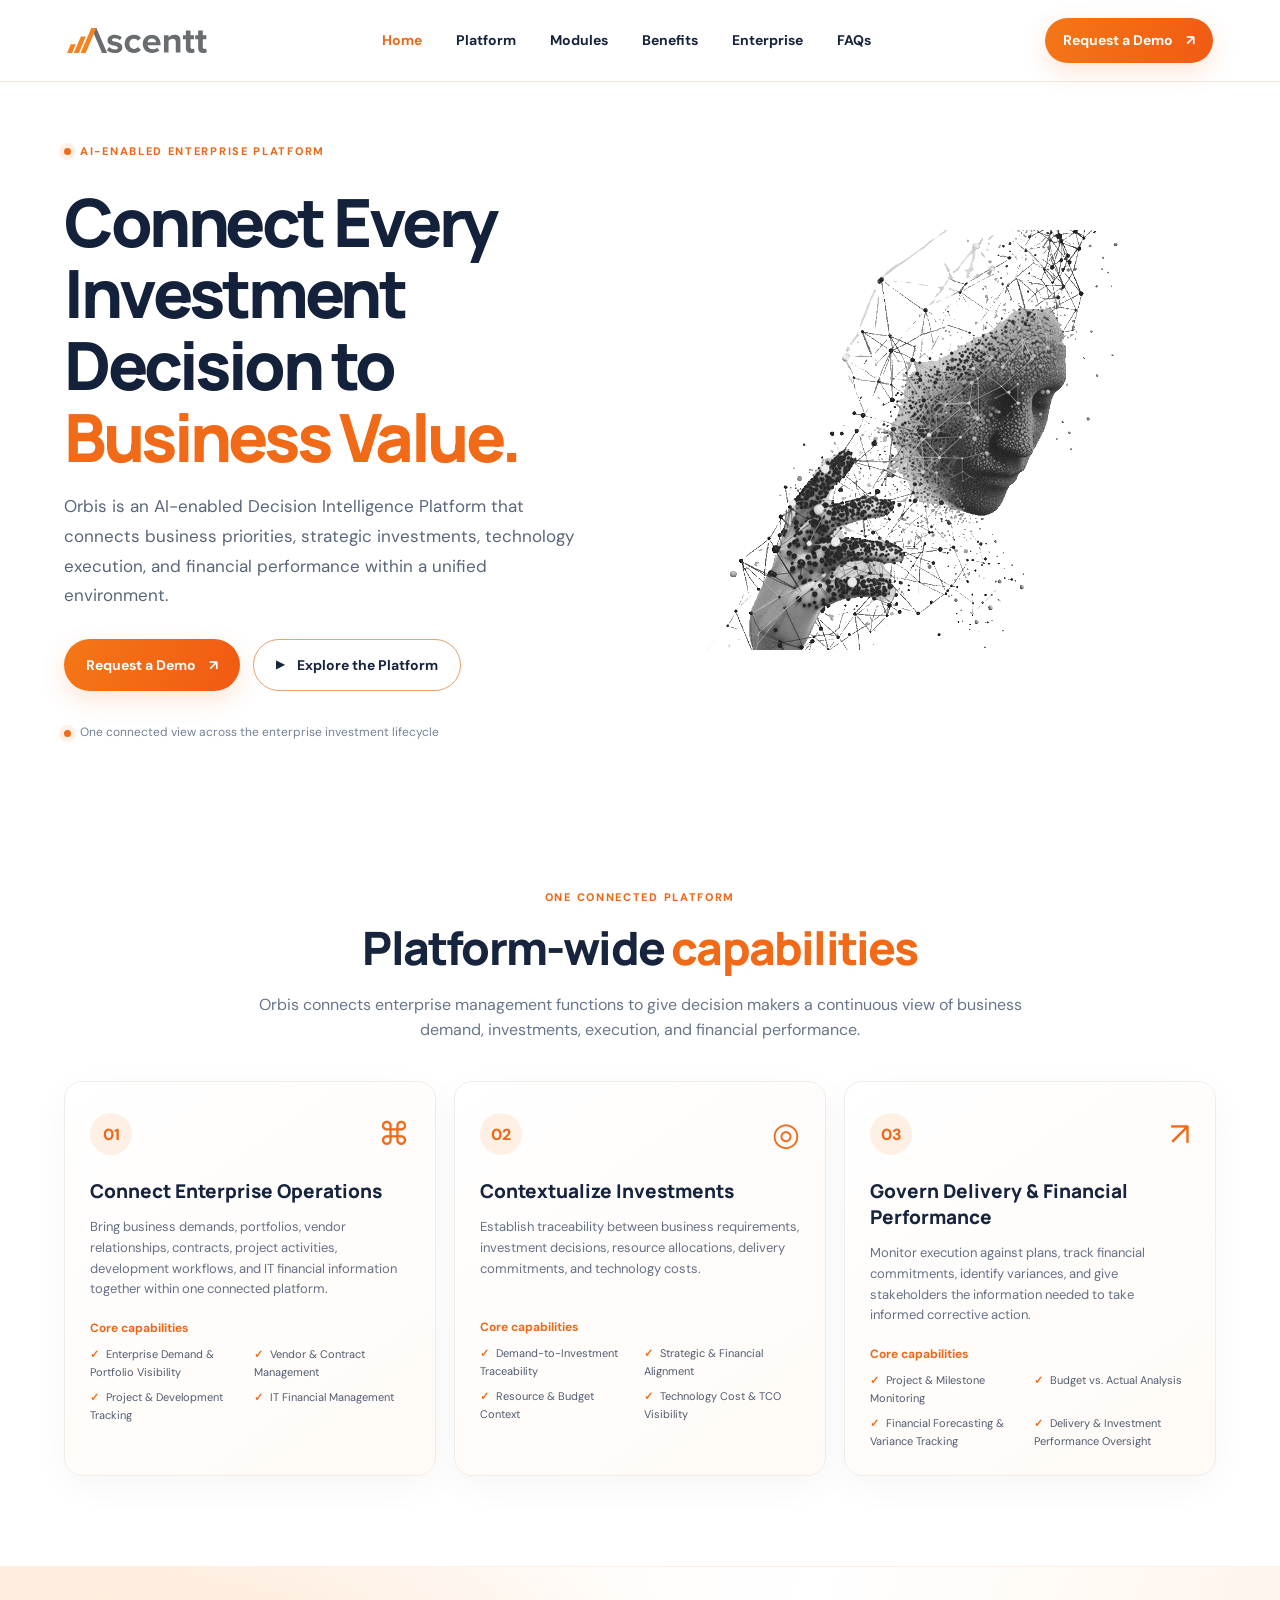
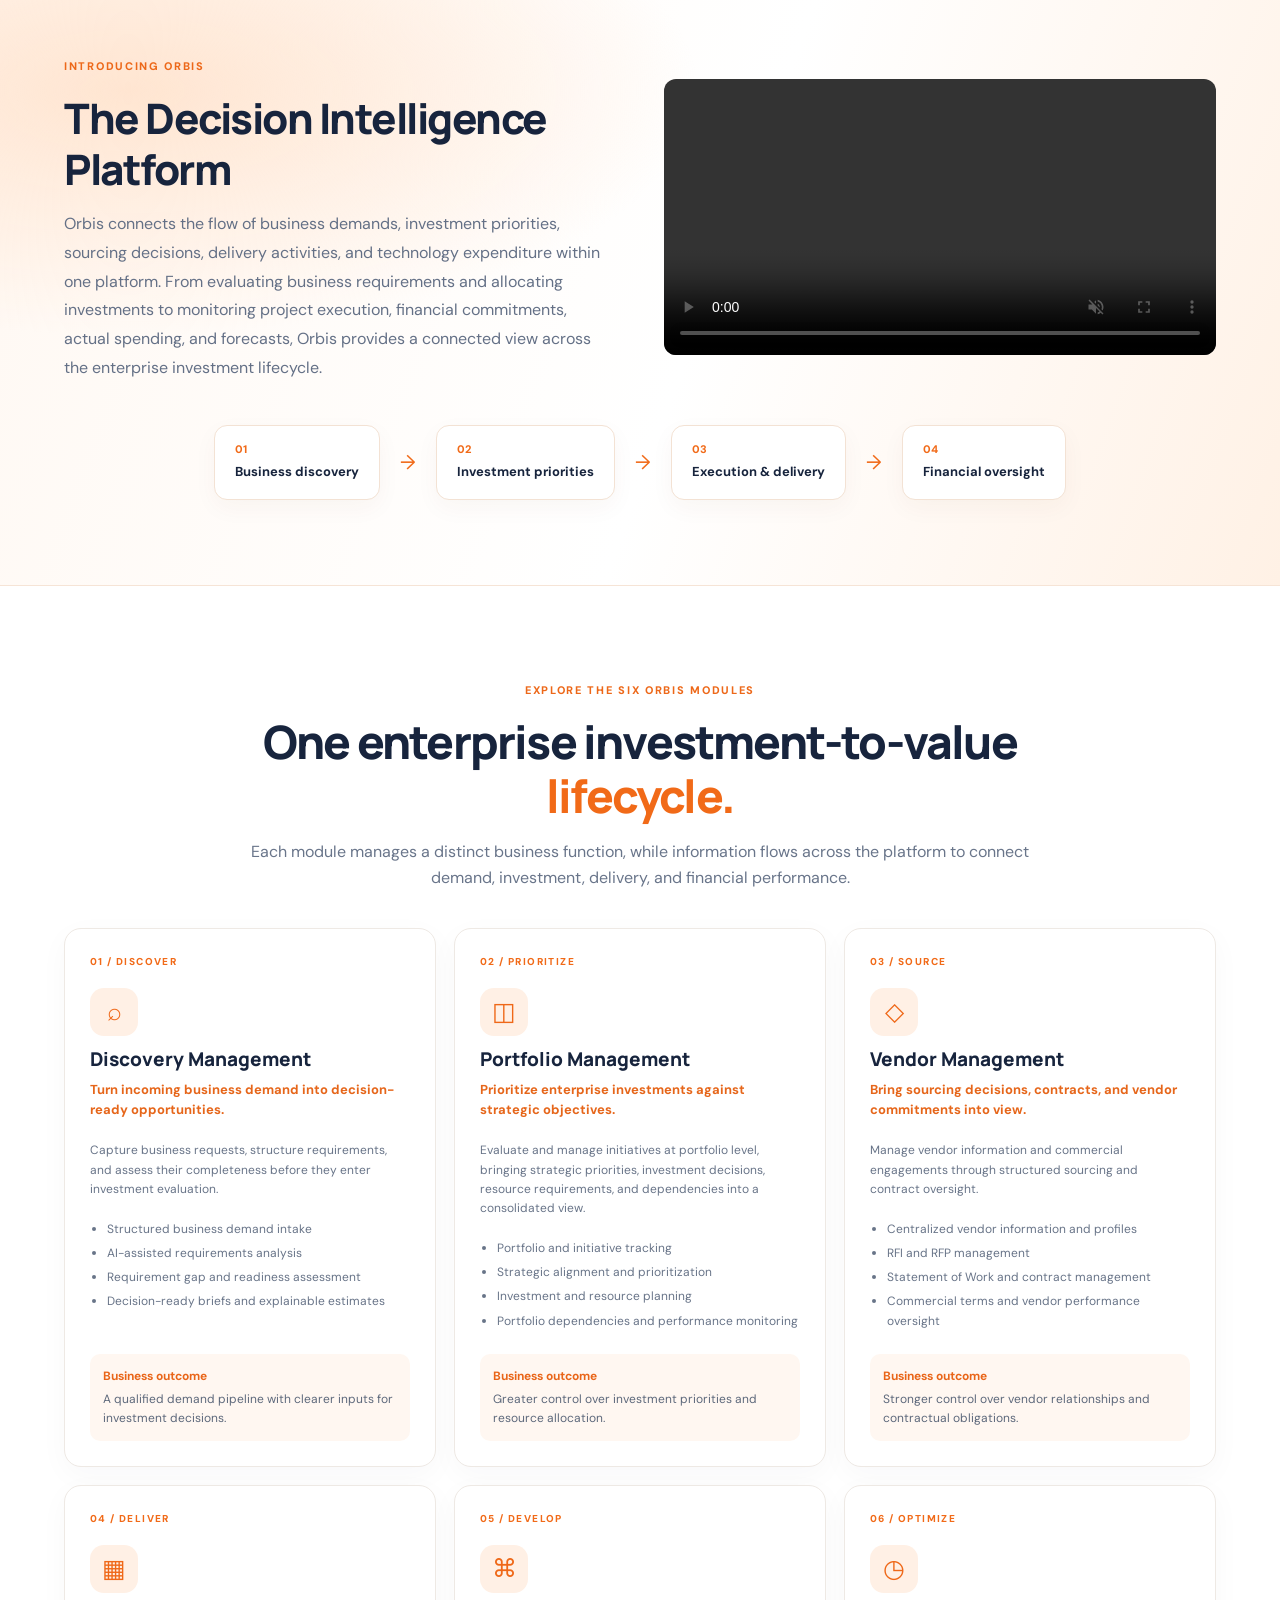
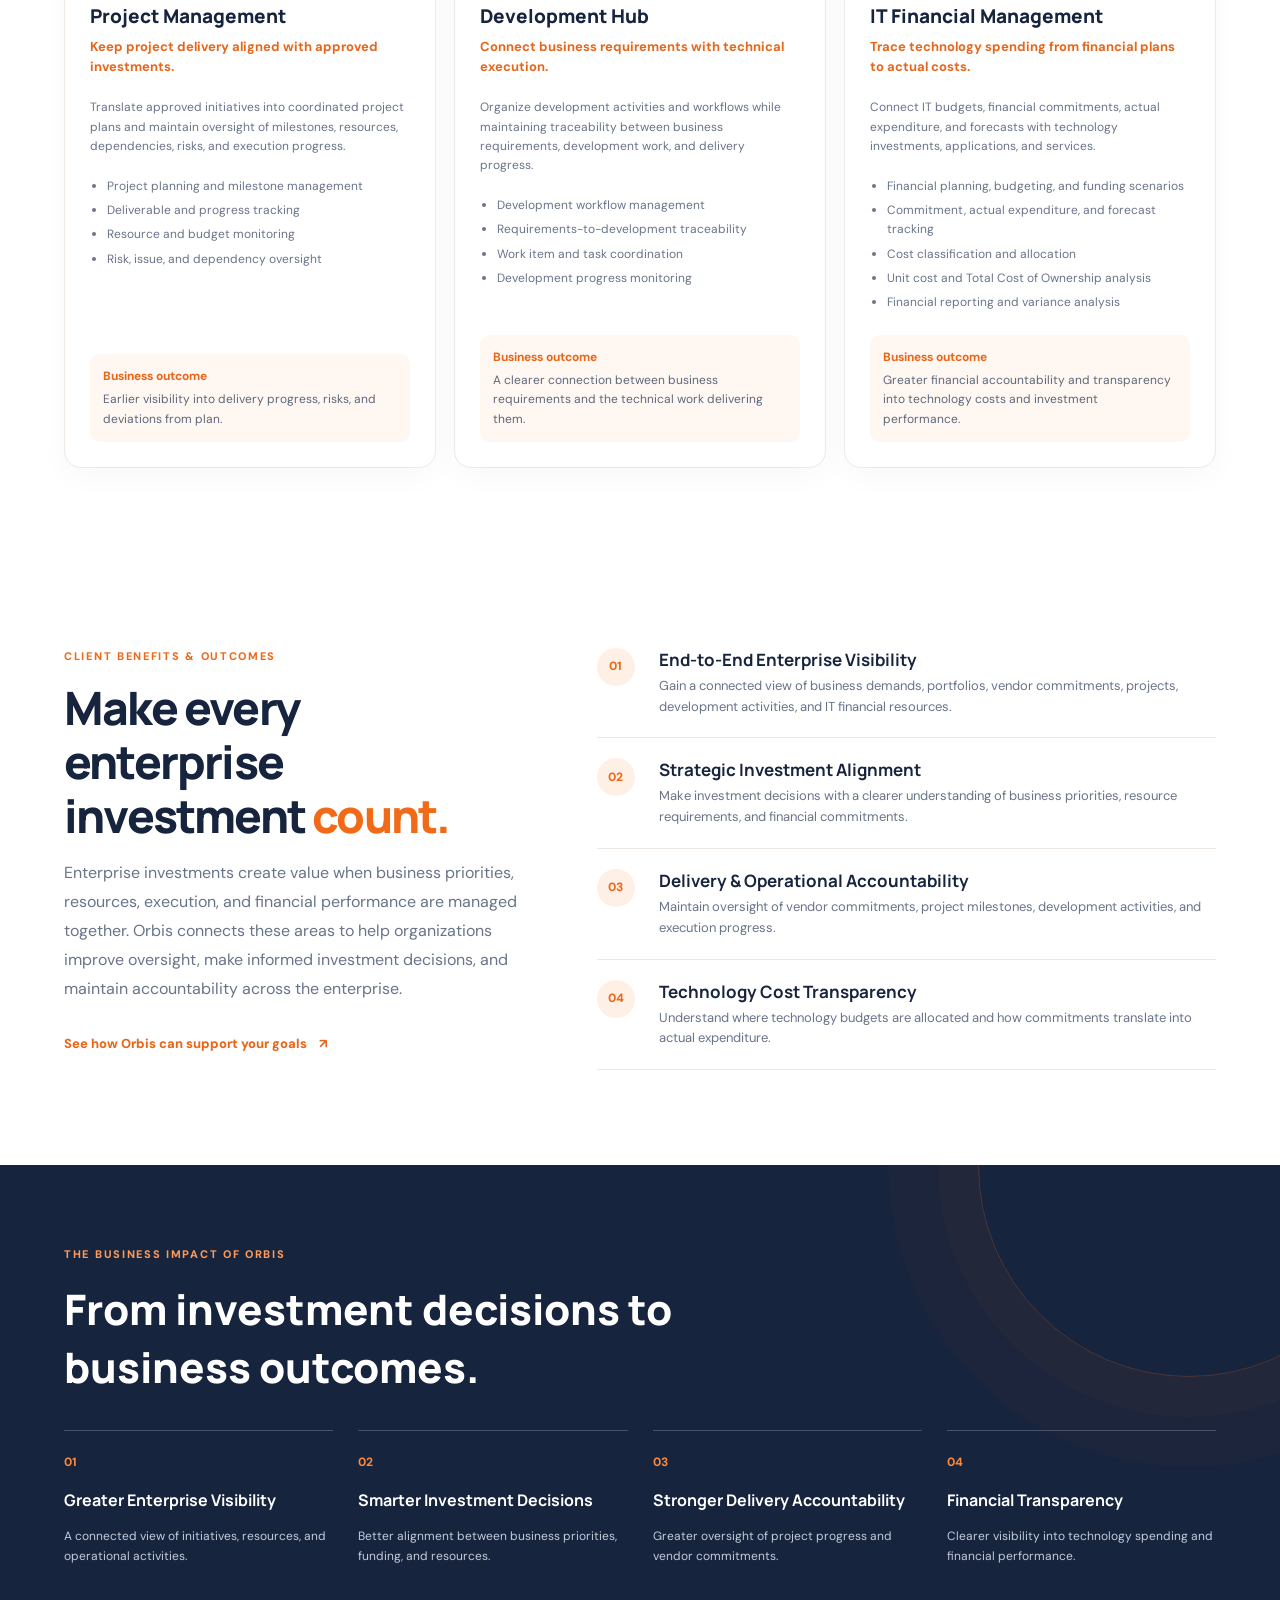
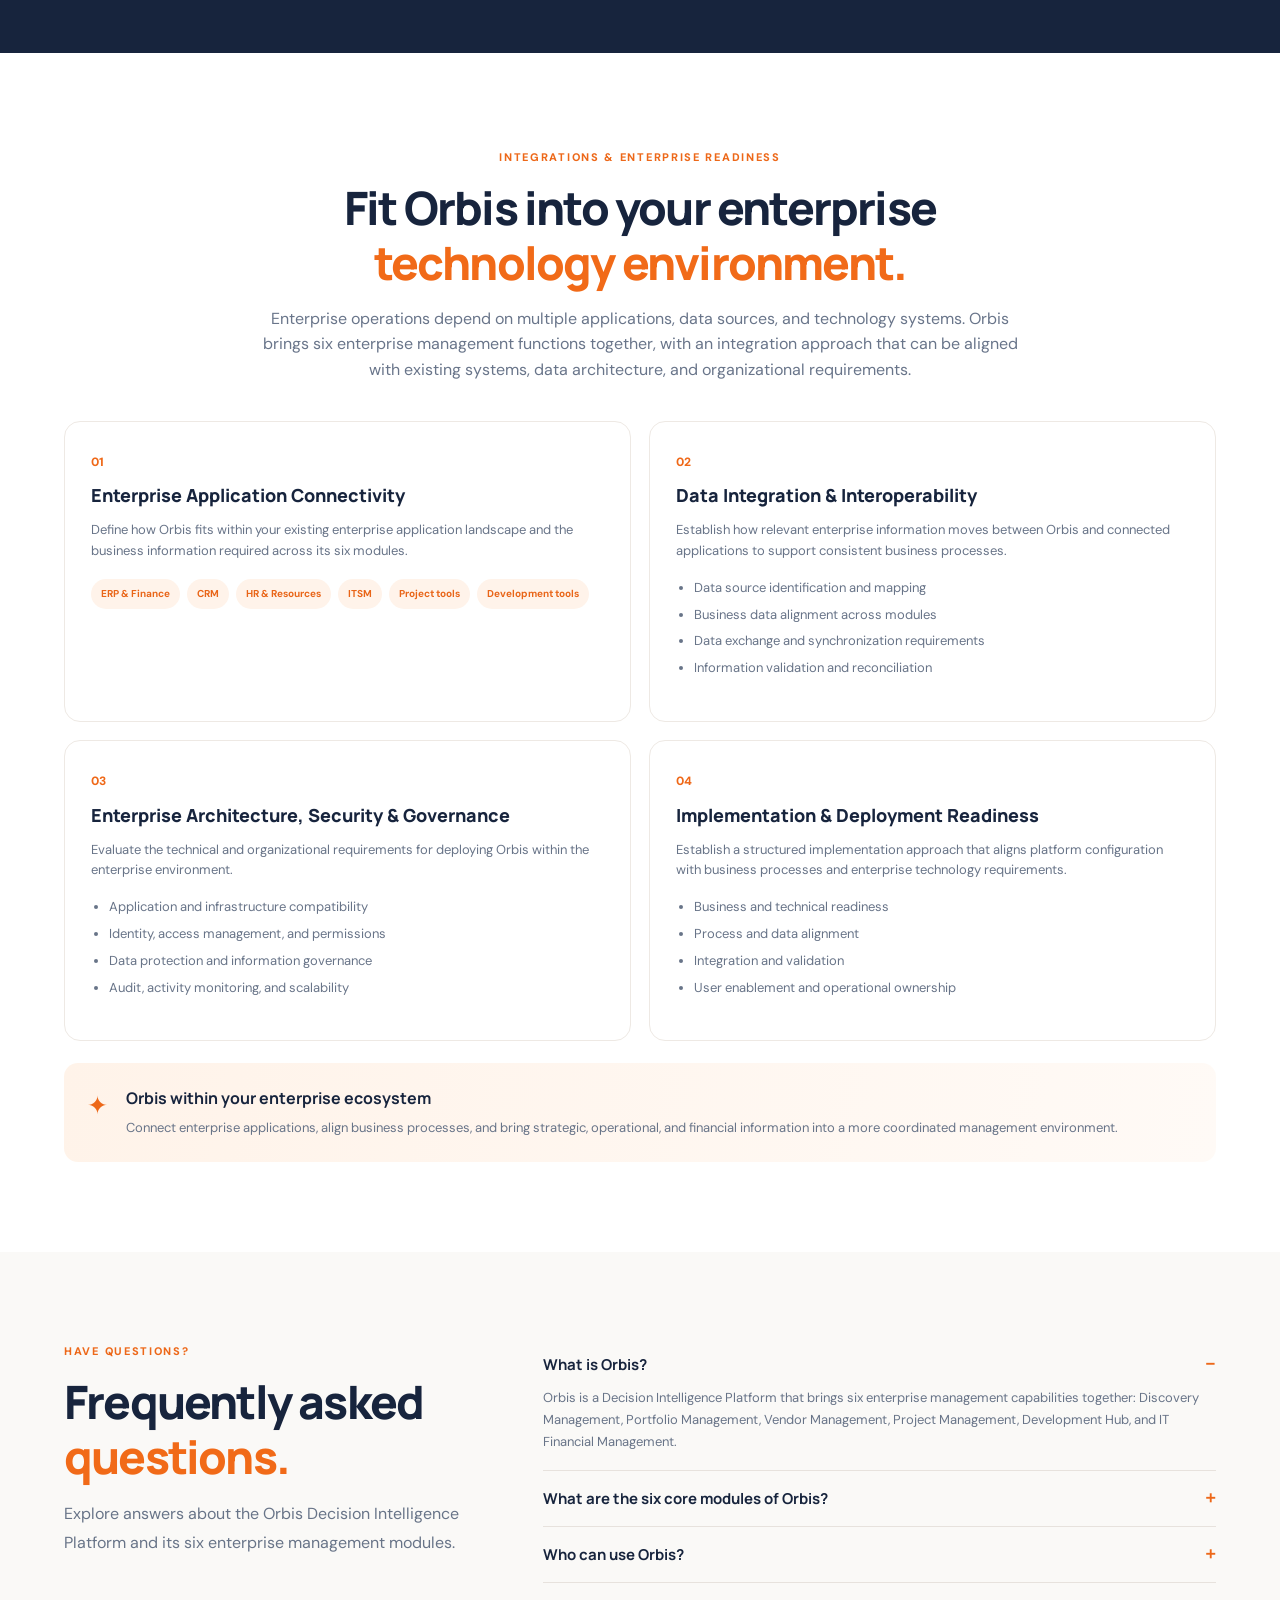
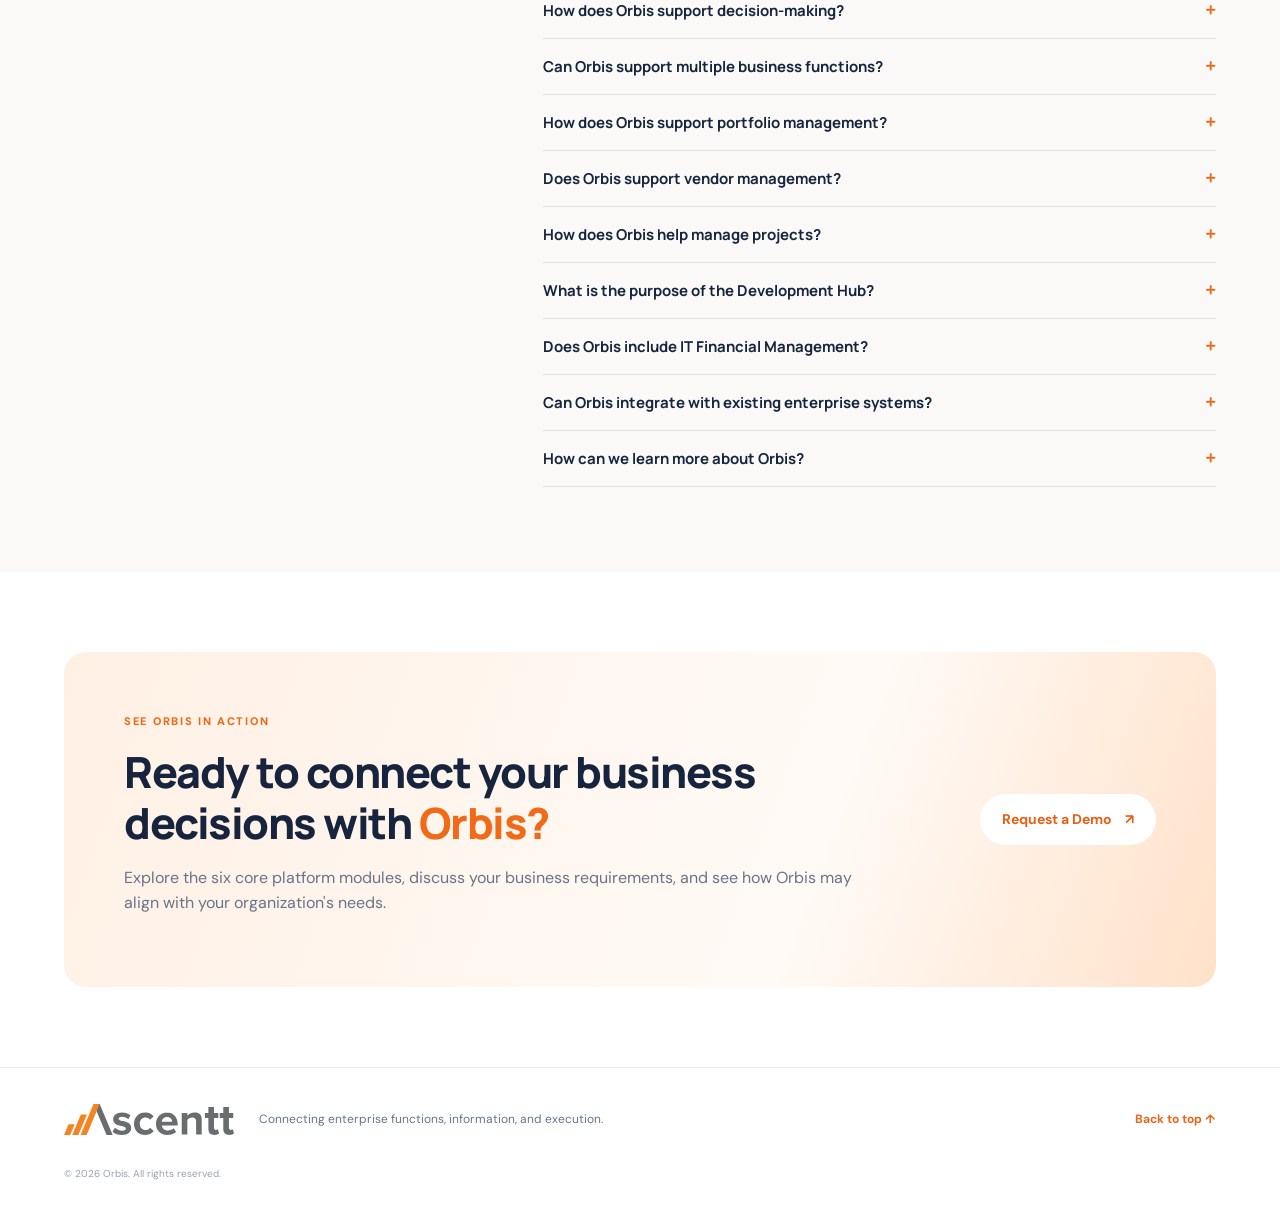
<file: index.html>
<!doctype html>
<html lang="en">
<head>
  <meta charset="utf-8">
  <meta name="viewport" content="width=device-width, initial-scale=1">
  <meta name="theme-color" content="#ffffff">
  <meta name="description" content="Orbis is an AI-enabled Decision Intelligence Platform connecting business priorities, strategic investments, technology execution and financial performance.">
  <title>Orbis | Decision Intelligence Platform</title>
  <link rel="preconnect" href="https://fonts.googleapis.com">
  <link rel="preconnect" href="https://fonts.gstatic.com" crossorigin>
  <link href="https://fonts.googleapis.com/css2?family=DM+Sans:wght@400;500;600;700&family=Manrope:wght@400;500;600;700;800&display=swap" rel="stylesheet">
  <link rel="stylesheet" href="style.css">
</head>
<body>
  <header class="site-header">
<a class="brand" href="#home" aria-label="Orbis home">
    <img src="assets/Asset-logo.svg" alt="Orbis Logo">
</a>    <button class="menu-toggle" aria-label="Toggle navigation" aria-expanded="false">☰</button>
    <nav class="main-nav" aria-label="Main navigation">
      <a href="#home" class="active">Home</a>
      <a href="#platform">Platform</a>
      <a href="#modules">Modules</a>
      <a href="#benefits">Benefits</a>
      <a href="#enterprise">Enterprise</a>
      <a href="#faqs">FAQs</a>
    </nav>
    <a class="button button-small" href="#contact">Request a Demo <span>↗</span></a>
  </header>

  <main>
    <section class="hero section-shell" id="home">
      <div class="hero-copy">
        <span class="eyebrow"><i></i> AI-ENABLED ENTERPRISE PLATFORM</span>
        <h1>Connect Every Investment Decision to <em>Business Value.</em></h1>
        <p>Orbis is an AI-enabled Decision Intelligence Platform that connects business priorities, strategic investments, technology execution, and financial performance within a unified environment.</p>
        <div class="hero-actions">
          <a class="button" href="#contact">Request a Demo <span>↗</span></a>
          <a class="button button-outline" href="#platform"><span class="play">▶</span> Explore the Platform</a>
        </div>
        <div class="hero-proof"><span class="proof-dot"></span> One connected view across the enterprise investment lifecycle</div>
      </div>
<div class="hero-art">
    <img
        src="assets/DASHBOARD AI FACE.gif"
        alt="Floating 3D AI Object"
        class="floating-image"
    >
</div>

 
</div>
    </section>

    <section class="capabilities section-shell" id="platform">
      <div class="section-heading">
        <span class="eyebrow">ONE CONNECTED PLATFORM</span>
        <h2>Platform-wide <em>capabilities</em></h2>
        <p>Orbis connects enterprise management functions to give decision makers a continuous view of business demand, investments, execution, and financial performance.</p>
      </div>
      <div class="capability-grid">
        <article class="capability-card">
          <div class="card-top"><span class="number">01</span><span class="line-icon">⌘</span></div>
          <h3>Connect Enterprise Operations</h3>
          <p>Bring business demands, portfolios, vendor relationships, contracts, project activities, development workflows, and IT financial information together within one connected platform.</p>
          <h4>Core capabilities</h4>
          <ul class="check-list"><li>Enterprise Demand &amp; Portfolio Visibility</li><li>Vendor &amp; Contract Management</li><li>Project &amp; Development Tracking</li><li>IT Financial Management</li></ul>
        </article>
        <article class="capability-card">
          <div class="card-top"><span class="number">02</span><span class="line-icon">◎</span></div>
          <h3>Contextualize Investments</h3>
          <p>Establish traceability between business requirements, investment decisions, resource allocations, delivery commitments, and technology costs.</p>
          <h4>Core capabilities</h4>
          <ul class="check-list"><li>Demand-to-Investment Traceability</li><li>Strategic &amp; Financial Alignment</li><li>Resource &amp; Budget Context</li><li>Technology Cost &amp; TCO Visibility</li></ul>
        </article>
        <article class="capability-card">
          <div class="card-top"><span class="number">03</span><span class="line-icon">↗</span></div>
          <h3>Govern Delivery &amp; Financial Performance</h3>
          <p>Monitor execution against plans, track financial commitments, identify variances, and give stakeholders the information needed to take informed corrective action.</p>
          <h4>Core capabilities</h4>
          <ul class="check-list"><li>Project &amp; Milestone Monitoring</li><li>Budget vs. Actual Analysis</li><li>Financial Forecasting &amp; Variance Tracking</li><li>Delivery &amp; Investment Performance Oversight</li></ul>
        </article>
      </div>
    </section>

    <section class="intro-band" id="about">
      <div class="section-shell intro-inner">
        <div class="intro-content">
          <span class="eyebrow">INTRODUCING ORBIS</span>
          <h2>The Decision Intelligence Platform </h2>
          <p>Orbis connects the flow of business demands, investment priorities, sourcing decisions, delivery activities, and technology expenditure within one platform. From evaluating business requirements and allocating investments to monitoring project execution, financial commitments, actual spending, and forecasts, Orbis provides a connected view across the enterprise investment lifecycle.</p>
        </div>
        <!-- Introduction image placeholder: add your own landscape image at assets/orbis-introduction-image.jpg -->
<video
  class="intro-video"
  autoplay
  muted
  loop
  playsinline
  controls
>
  <source src="assets/orbis-platform-demo.mp4" type="video/mp4">
  Your browser does not support video playback.
</video>
        </div>
        <div class="lifecycle">
          <div><span>01</span><b>Business discovery</b></div><i>→</i>
          <div><span>02</span><b>Investment priorities</b></div><i>→</i>
          <div><span>03</span><b>Execution &amp; delivery</b></div><i>→</i>
          <div><span>04</span><b>Financial oversight</b></div>
        </div>
      </div>
    </section>

    <section class="modules section-shell" id="modules">
      <div class="section-heading">
        <span class="eyebrow">EXPLORE THE SIX ORBIS MODULES</span>
        <h2>One enterprise investment-to-value <em>lifecycle.</em></h2>
        <p>Each module manages a distinct business function, while information flows across the platform to connect demand, investment, delivery, and financial performance.</p>
      </div>
      <div class="module-grid">
        <article class="module-card"><span class="module-no">01 / DISCOVER</span><div class="module-icon">⌕</div><h3>Discovery Management</h3><h4>Turn incoming business demand into decision-ready opportunities.</h4><p>Capture business requests, structure requirements, and assess their completeness before they enter investment evaluation.</p><ul><li>Structured business demand intake</li><li>AI-assisted requirements analysis</li><li>Requirement gap and readiness assessment</li><li>Decision-ready briefs and explainable estimates</li></ul><div class="outcome"><b>Business outcome</b>A qualified demand pipeline with clearer inputs for investment decisions.</div></article>
        <article class="module-card"><span class="module-no">02 / PRIORITIZE</span><div class="module-icon">◫</div><h3>Portfolio Management</h3><h4>Prioritize enterprise investments against strategic objectives.</h4><p>Evaluate and manage initiatives at portfolio level, bringing strategic priorities, investment decisions, resource requirements, and dependencies into a consolidated view.</p><ul><li>Portfolio and initiative tracking</li><li>Strategic alignment and prioritization</li><li>Investment and resource planning</li><li>Portfolio dependencies and performance monitoring</li></ul><div class="outcome"><b>Business outcome</b>Greater control over investment priorities and resource allocation.</div></article>
        <article class="module-card"><span class="module-no">03 / SOURCE</span><div class="module-icon">◇</div><h3>Vendor Management</h3><h4>Bring sourcing decisions, contracts, and vendor commitments into view.</h4><p>Manage vendor information and commercial engagements through structured sourcing and contract oversight.</p><ul><li>Centralized vendor information and profiles</li><li>RFI and RFP management</li><li>Statement of Work and contract management</li><li>Commercial terms and vendor performance oversight</li></ul><div class="outcome"><b>Business outcome</b>Stronger control over vendor relationships and contractual obligations.</div></article>
        <article class="module-card"><span class="module-no">04 / DELIVER</span><div class="module-icon">▦</div><h3>Project Management</h3><h4>Keep project delivery aligned with approved investments.</h4><p>Translate approved initiatives into coordinated project plans and maintain oversight of milestones, resources, dependencies, risks, and execution progress.</p><ul><li>Project planning and milestone management</li><li>Deliverable and progress tracking</li><li>Resource and budget monitoring</li><li>Risk, issue, and dependency oversight</li></ul><div class="outcome"><b>Business outcome</b>Earlier visibility into delivery progress, risks, and deviations from plan.</div></article>
        <article class="module-card"><span class="module-no">05 / DEVELOP</span><div class="module-icon">⌘</div><h3>Development Hub</h3><h4>Connect business requirements with technical execution.</h4><p>Organize development activities and workflows while maintaining traceability between business requirements, development work, and delivery progress.</p><ul><li>Development workflow management</li><li>Requirements-to-development traceability</li><li>Work item and task coordination</li><li>Development progress monitoring</li></ul><div class="outcome"><b>Business outcome</b>A clearer connection between business requirements and the technical work delivering them.</div></article>
        <article class="module-card"><span class="module-no">06 / OPTIMIZE</span><div class="module-icon">◷</div><h3>IT Financial Management</h3><h4>Trace technology spending from financial plans to actual costs.</h4><p>Connect IT budgets, financial commitments, actual expenditure, and forecasts with technology investments, applications, and services.</p><ul><li>Financial planning, budgeting, and funding scenarios</li><li>Commitment, actual expenditure, and forecast tracking</li><li>Cost classification and allocation</li><li>Unit cost and Total Cost of Ownership analysis</li><li>Financial reporting and variance analysis</li></ul><div class="outcome"><b>Business outcome</b>Greater financial accountability and transparency into technology costs and investment performance.</div></article>
      </div>
    </section>

    <section class="benefits section-shell" id="benefits">
      <div class="benefit-copy">
        <span class="eyebrow">CLIENT BENEFITS &amp; OUTCOMES</span>
        <h2>Make every enterprise investment <em>count.</em></h2>
        <p>Enterprise investments create value when business priorities, resources, execution, and financial performance are managed together. Orbis connects these areas to help organizations improve oversight, make informed investment decisions, and maintain accountability across the enterprise.</p>
        <a class="text-link" href="#contact">See how Orbis can support your goals <span>↗</span></a>
      </div>
      <div class="benefit-list">
        <article><span>01</span><div><h3>End-to-End Enterprise Visibility</h3><p>Gain a connected view of business demands, portfolios, vendor commitments, projects, development activities, and IT financial resources.</p></div></article>
        <article><span>02</span><div><h3>Strategic Investment Alignment</h3><p>Make investment decisions with a clearer understanding of business priorities, resource requirements, and financial commitments.</p></div></article>
        <article><span>03</span><div><h3>Delivery &amp; Operational Accountability</h3><p>Maintain oversight of vendor commitments, project milestones, development activities, and execution progress.</p></div></article>
        <article><span>04</span><div><h3>Technology Cost Transparency</h3><p>Understand where technology budgets are allocated and how commitments translate into actual expenditure.</p></div></article>
      </div>
    </section>

    <section class="impact-band">
      <div class="section-shell">
        <span class="eyebrow">THE BUSINESS IMPACT OF ORBIS</span>
        <h2>From investment decisions to business outcomes.</h2>
        <div class="impact-grid"><div><b>01</b><h3>Greater Enterprise Visibility</h3><p>A connected view of initiatives, resources, and operational activities.</p></div><div><b>02</b><h3>Smarter Investment Decisions</h3><p>Better alignment between business priorities, funding, and resources.</p></div><div><b>03</b><h3>Stronger Delivery Accountability</h3><p>Greater oversight of project progress and vendor commitments.</p></div><div><b>04</b><h3>Financial Transparency</h3><p>Clearer visibility into technology spending and financial performance.</p></div></div>
      </div>
    </section>

    <section class="enterprise section-shell" id="enterprise">
      <div class="section-heading">
        <span class="eyebrow">INTEGRATIONS &amp; ENTERPRISE READINESS</span>
        <h2>Fit Orbis into your enterprise <em>technology environment.</em></h2>
        <p>Enterprise operations depend on multiple applications, data sources, and technology systems. Orbis brings six enterprise management functions together, with an integration approach that can be aligned with existing systems, data architecture, and organizational requirements.</p>
      </div>
      <div class="enterprise-grid">
        <article><span>01</span><h3>Enterprise Application Connectivity</h3><p>Define how Orbis fits within your existing enterprise application landscape and the business information required across its six modules.</p><div class="tag-list"><b>ERP &amp; Finance</b><b>CRM</b><b>HR &amp; Resources</b><b>ITSM</b><b>Project tools</b><b>Development tools</b></div></article>
        <article><span>02</span><h3>Data Integration &amp; Interoperability</h3><p>Establish how relevant enterprise information moves between Orbis and connected applications to support consistent business processes.</p><ul><li>Data source identification and mapping</li><li>Business data alignment across modules</li><li>Data exchange and synchronization requirements</li><li>Information validation and reconciliation</li></ul></article>
        <article><span>03</span><h3>Enterprise Architecture, Security &amp; Governance</h3><p>Evaluate the technical and organizational requirements for deploying Orbis within the enterprise environment.</p><ul><li>Application and infrastructure compatibility</li><li>Identity, access management, and permissions</li><li>Data protection and information governance</li><li>Audit, activity monitoring, and scalability</li></ul></article>
        <article><span>04</span><h3>Implementation &amp; Deployment Readiness</h3><p>Establish a structured implementation approach that aligns platform configuration with business processes and enterprise technology requirements.</p><ul><li>Business and technical readiness</li><li>Process and data alignment</li><li>Integration and validation</li><li>User enablement and operational ownership</li></ul></article>
      </div>
      <div class="enterprise-note"><span class="note-mark">✦</span><div><b>Orbis within your enterprise ecosystem</b><p>Connect enterprise applications, align business processes, and bring strategic, operational, and financial information into a more coordinated management environment.</p></div></div>
    </section>

    <section class="faq-section" id="faqs">
      <div class="section-shell faq-layout">
        <div><span class="eyebrow">HAVE QUESTIONS?</span><h2>Frequently asked <em>questions.</em></h2><p>Explore answers about the Orbis Decision Intelligence Platform and its six enterprise management modules.</p></div>
        <div class="faq-list">
          <details open><summary>What is Orbis?</summary><p>Orbis is a Decision Intelligence Platform that brings six enterprise management capabilities together: Discovery Management, Portfolio Management, Vendor Management, Project Management, Development Hub, and IT Financial Management.</p></details>
          <details><summary>What are the six core modules of Orbis?</summary><p>The six modules are Discovery Management, Portfolio Management, Vendor Management, Project Management, Development Hub, and IT Financial Management. Each addresses a different area of enterprise management.</p></details>
          <details><summary>Who can use Orbis?</summary><p>Orbis is intended for enterprise stakeholders across executive leadership, portfolio management, procurement, project management, IT, development, and finance.</p></details>
          <details><summary>How does Orbis support decision-making?</summary><p>Orbis brings business and operational management areas together, helping organizations gain a broader view of initiatives, investments, vendors, projects, development activities, and IT financial resources.</p></details>
          <details><summary>Can Orbis support multiple business functions?</summary><p>Yes. Orbis is structured around six connected modules designed to address different enterprise management functions within one platform.</p></details>
          <details><summary>How does Orbis support portfolio management?</summary><p>Its Portfolio Management module focuses on managing strategic portfolios, initiatives, investment priorities, and their alignment with organizational objectives.</p></details>
          <details><summary>Does Orbis support vendor management?</summary><p>Orbis includes a Vendor Management module for organizing vendor information and supporting vendor relationship oversight.</p></details>
          <details><summary>How does Orbis help manage projects?</summary><p>The Project Management module supports project planning, coordination, progress monitoring, and execution oversight.</p></details>
          <details><summary>What is the purpose of the Development Hub?</summary><p>Development Hub provides a dedicated management area for organizing and overseeing development activities and related workflows.</p></details>
          <details><summary>Does Orbis include IT Financial Management?</summary><p>Yes. IT Financial Management is one of the six core modules and focuses on IT budgets, expenditure, and technology-related financial resources.</p></details>
          <details><summary>Can Orbis integrate with existing enterprise systems?</summary><p>Integration requirements and supported systems depend on Orbis's actual technical capabilities and configuration. Contact the Orbis team to discuss your organization's integration requirements.</p></details>
          <details><summary>How can we learn more about Orbis?</summary><p>You can request a product demonstration to explore the platform, understand its modules, and discuss how it may align with your organization's requirements.</p></details>
        </div>
      </div>
    </section>

    <section class="contact-section section-shell" id="contact">
      <div class="contact-card">
        <div><span class="eyebrow">SEE ORBIS IN ACTION</span><h2>Ready to connect your business decisions with <em>Orbis?</em></h2><p>Explore the six core platform modules, discuss your business requirements, and see how Orbis may align with your organization's needs.</p></div>
        <a class="button button-light" href="mailto:contact@ascentt.com?subject=Orbis%20Product%20Demo">Request a Demo <span>↗</span></a>
      </div>
    </section>
  </main>

  <footer class="site-footer"><a class="brand" href="#home" aria-label="Orbis home">
    <img src="assets/Asset-logo.svg" alt="Orbis Logo">
</a><p>Connecting enterprise functions, information, and execution.</p><a href="#home">Back to top ↑</a><small>© <span id="year"></span> Orbis. All rights reserved.</small></footer>
  <script src="script.js"></script>
</body>
</html>
</file>
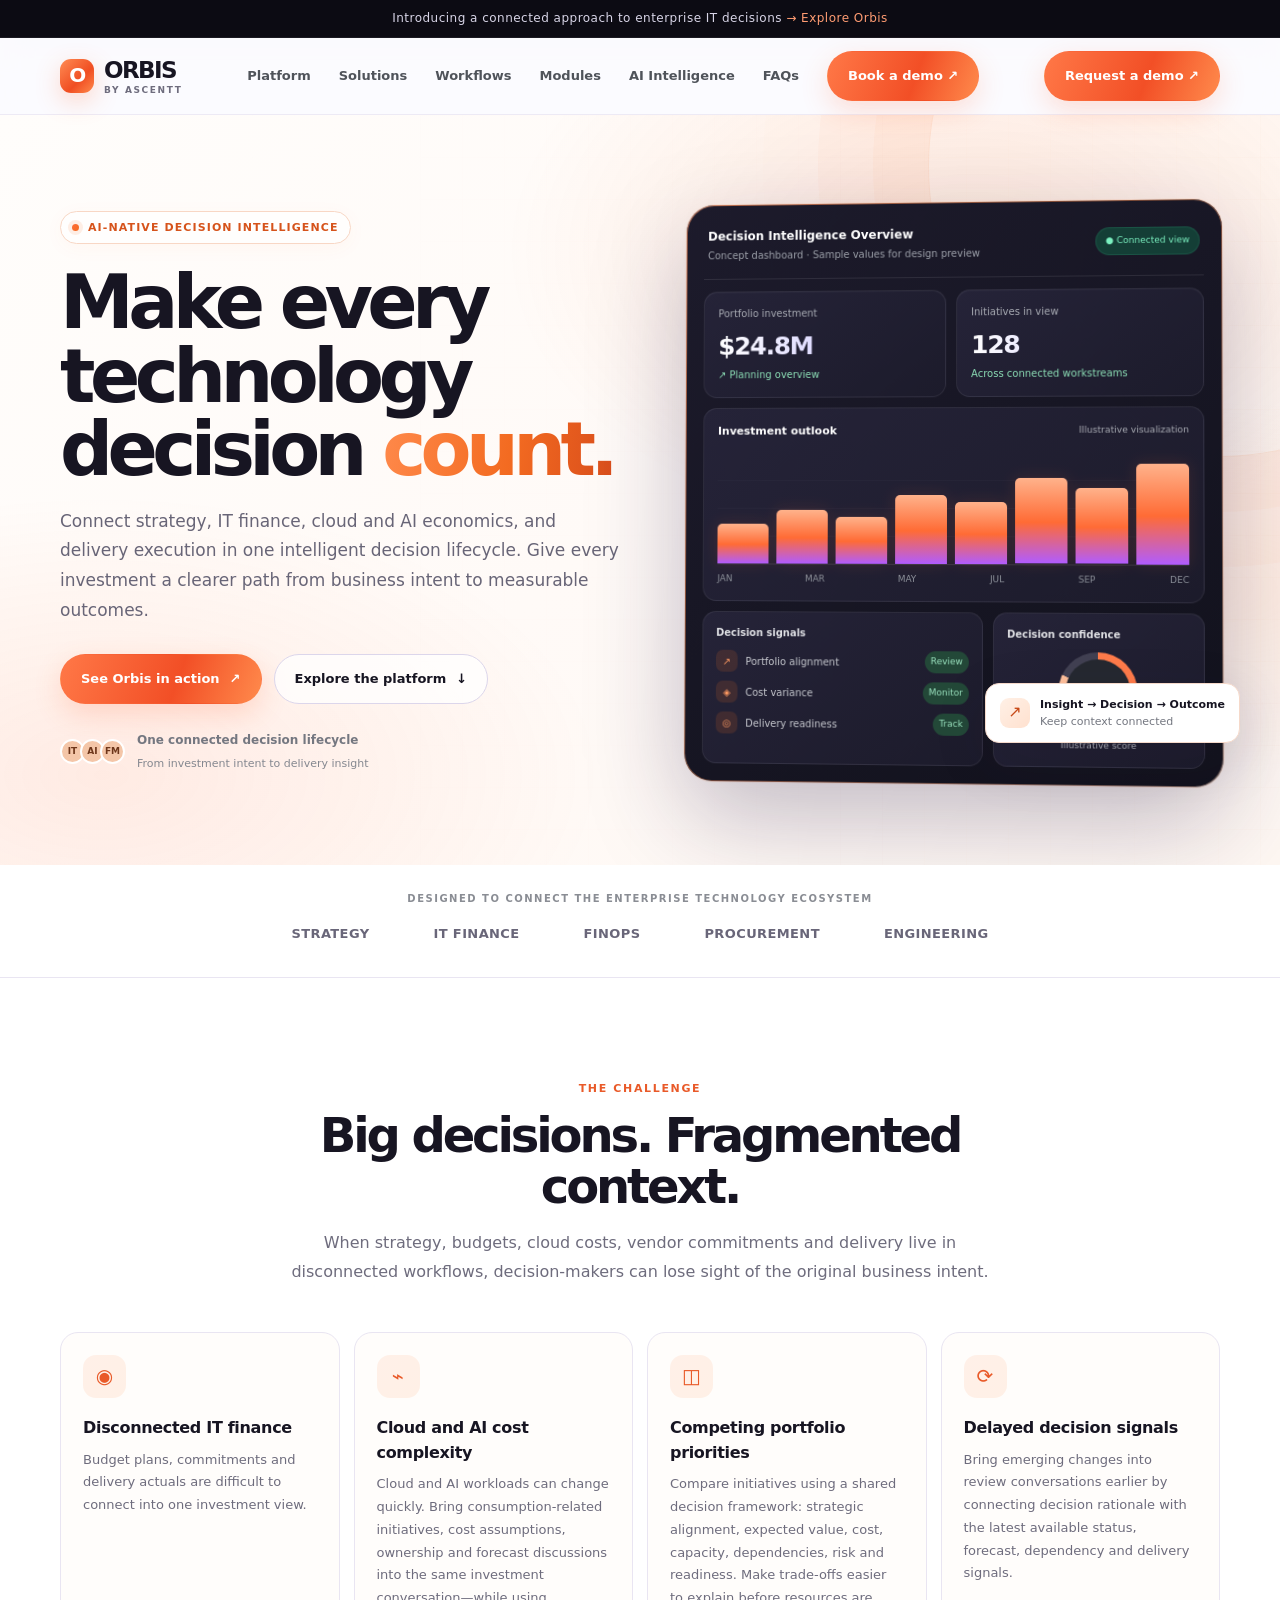
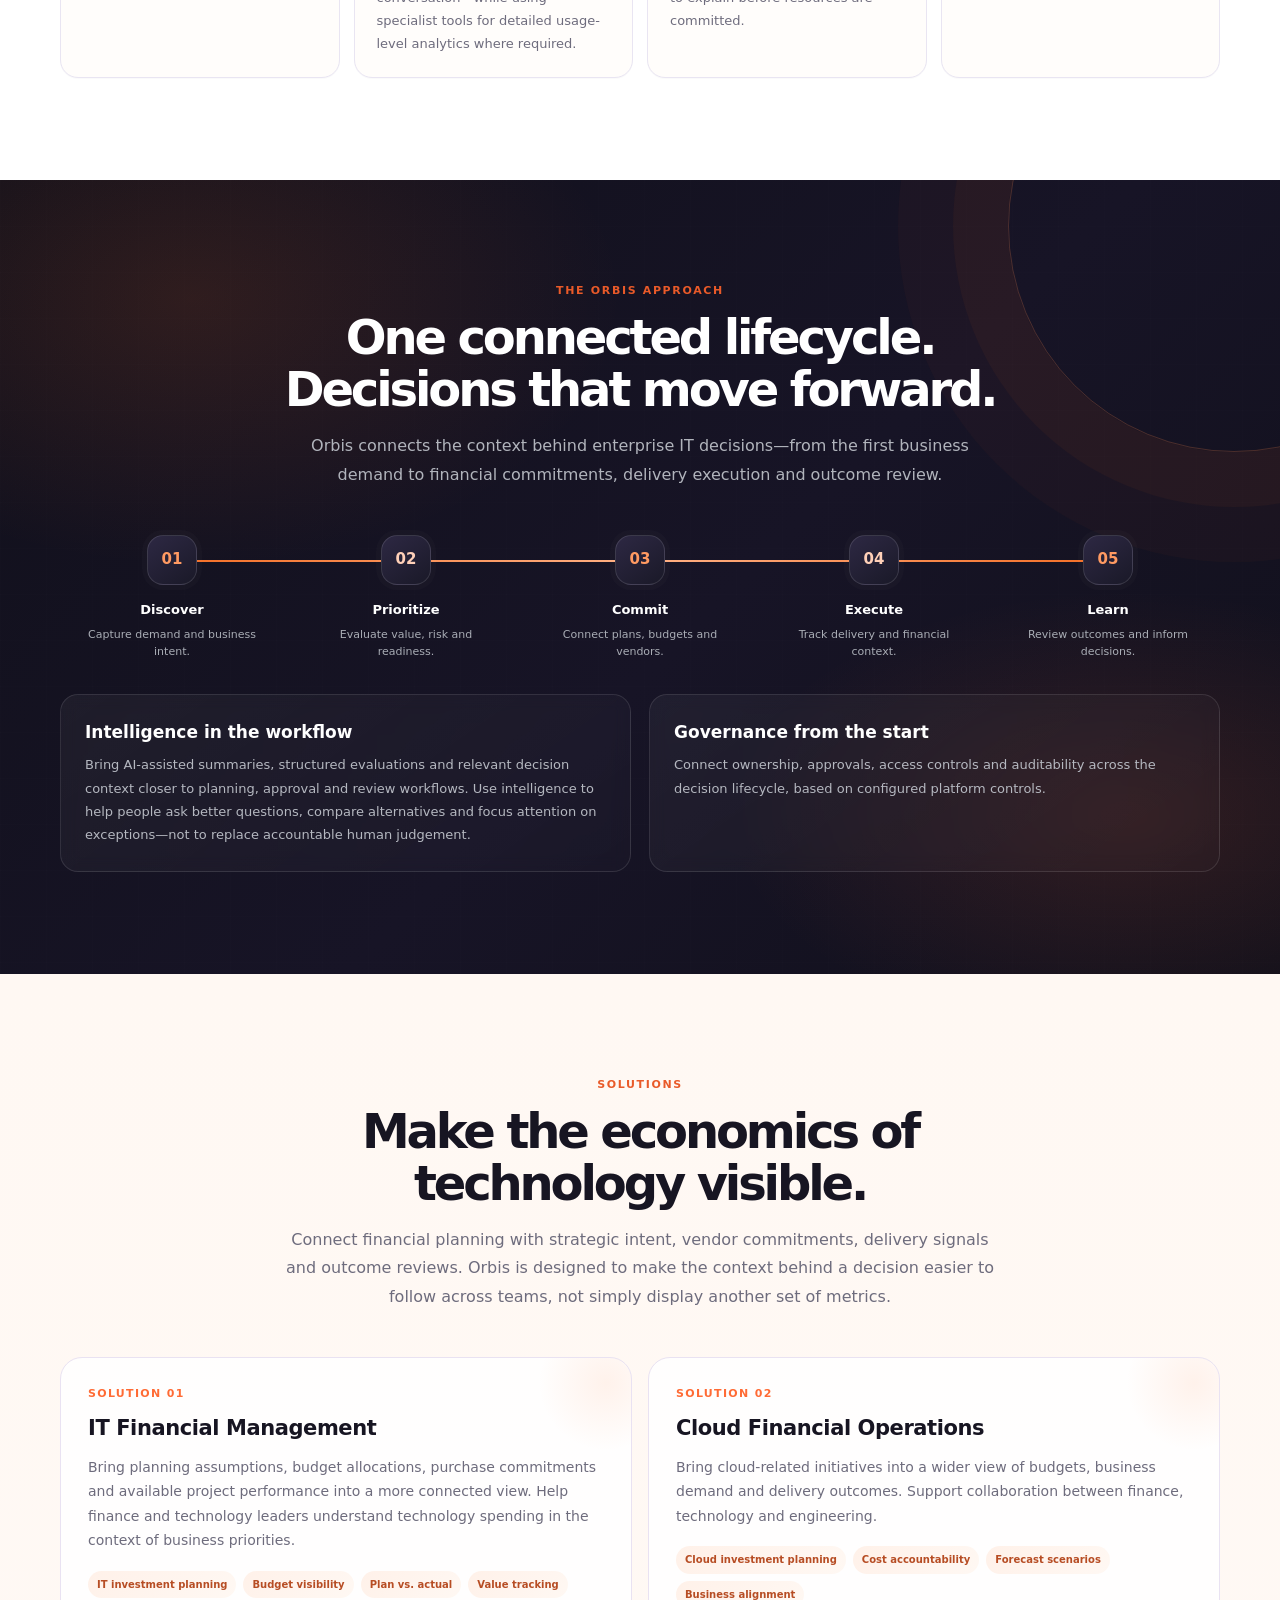
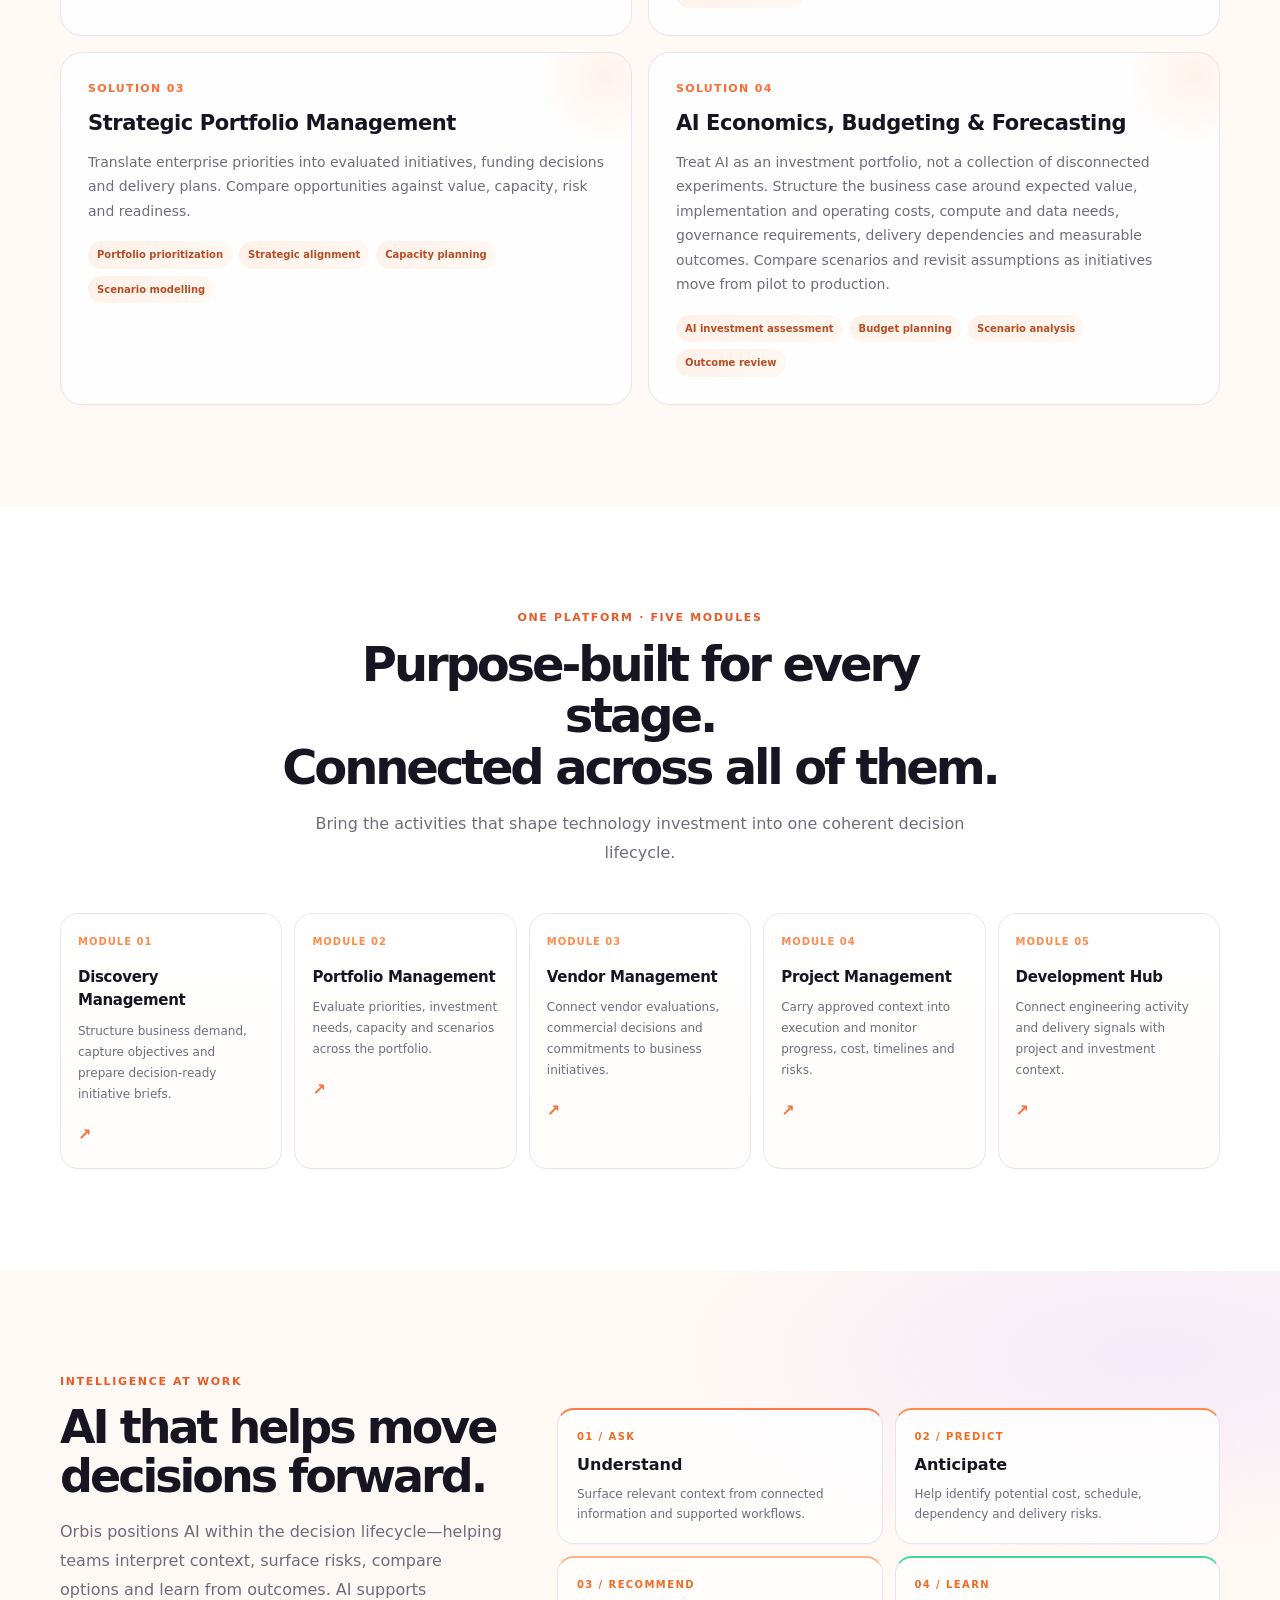
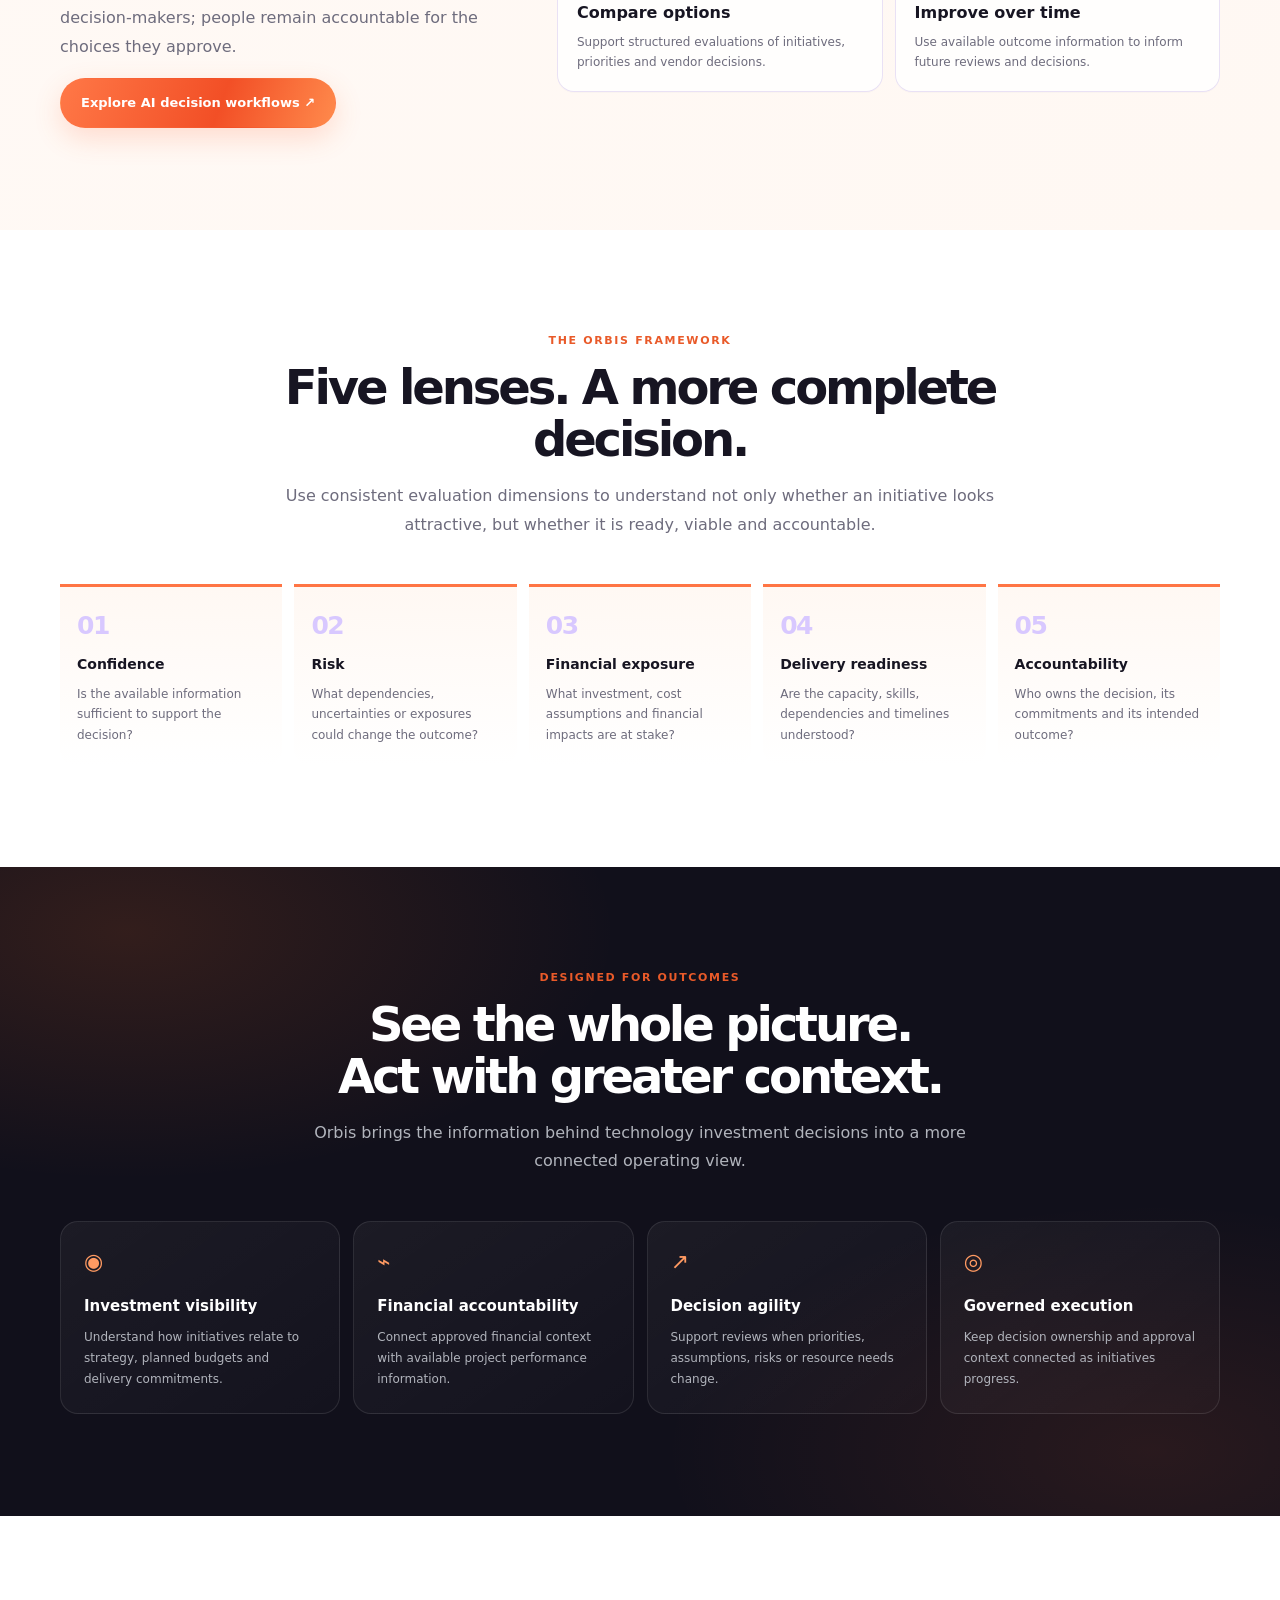
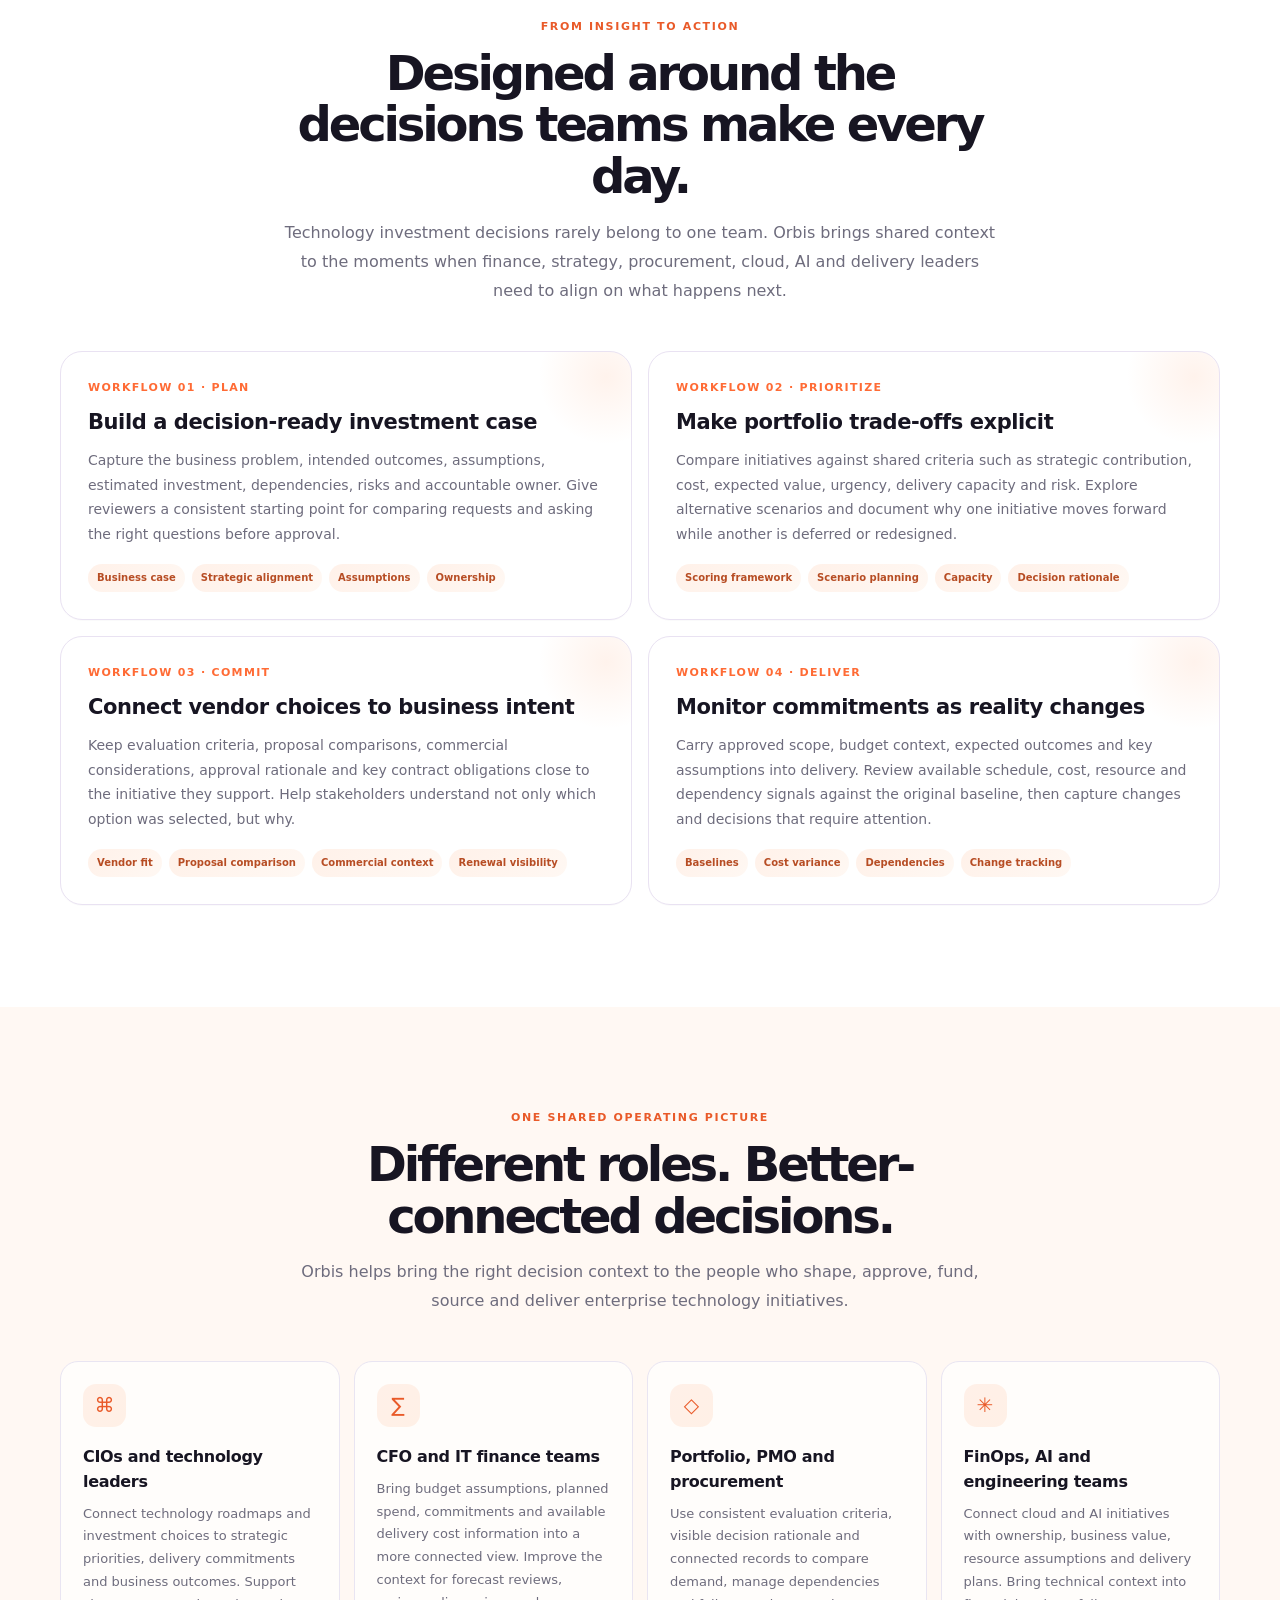
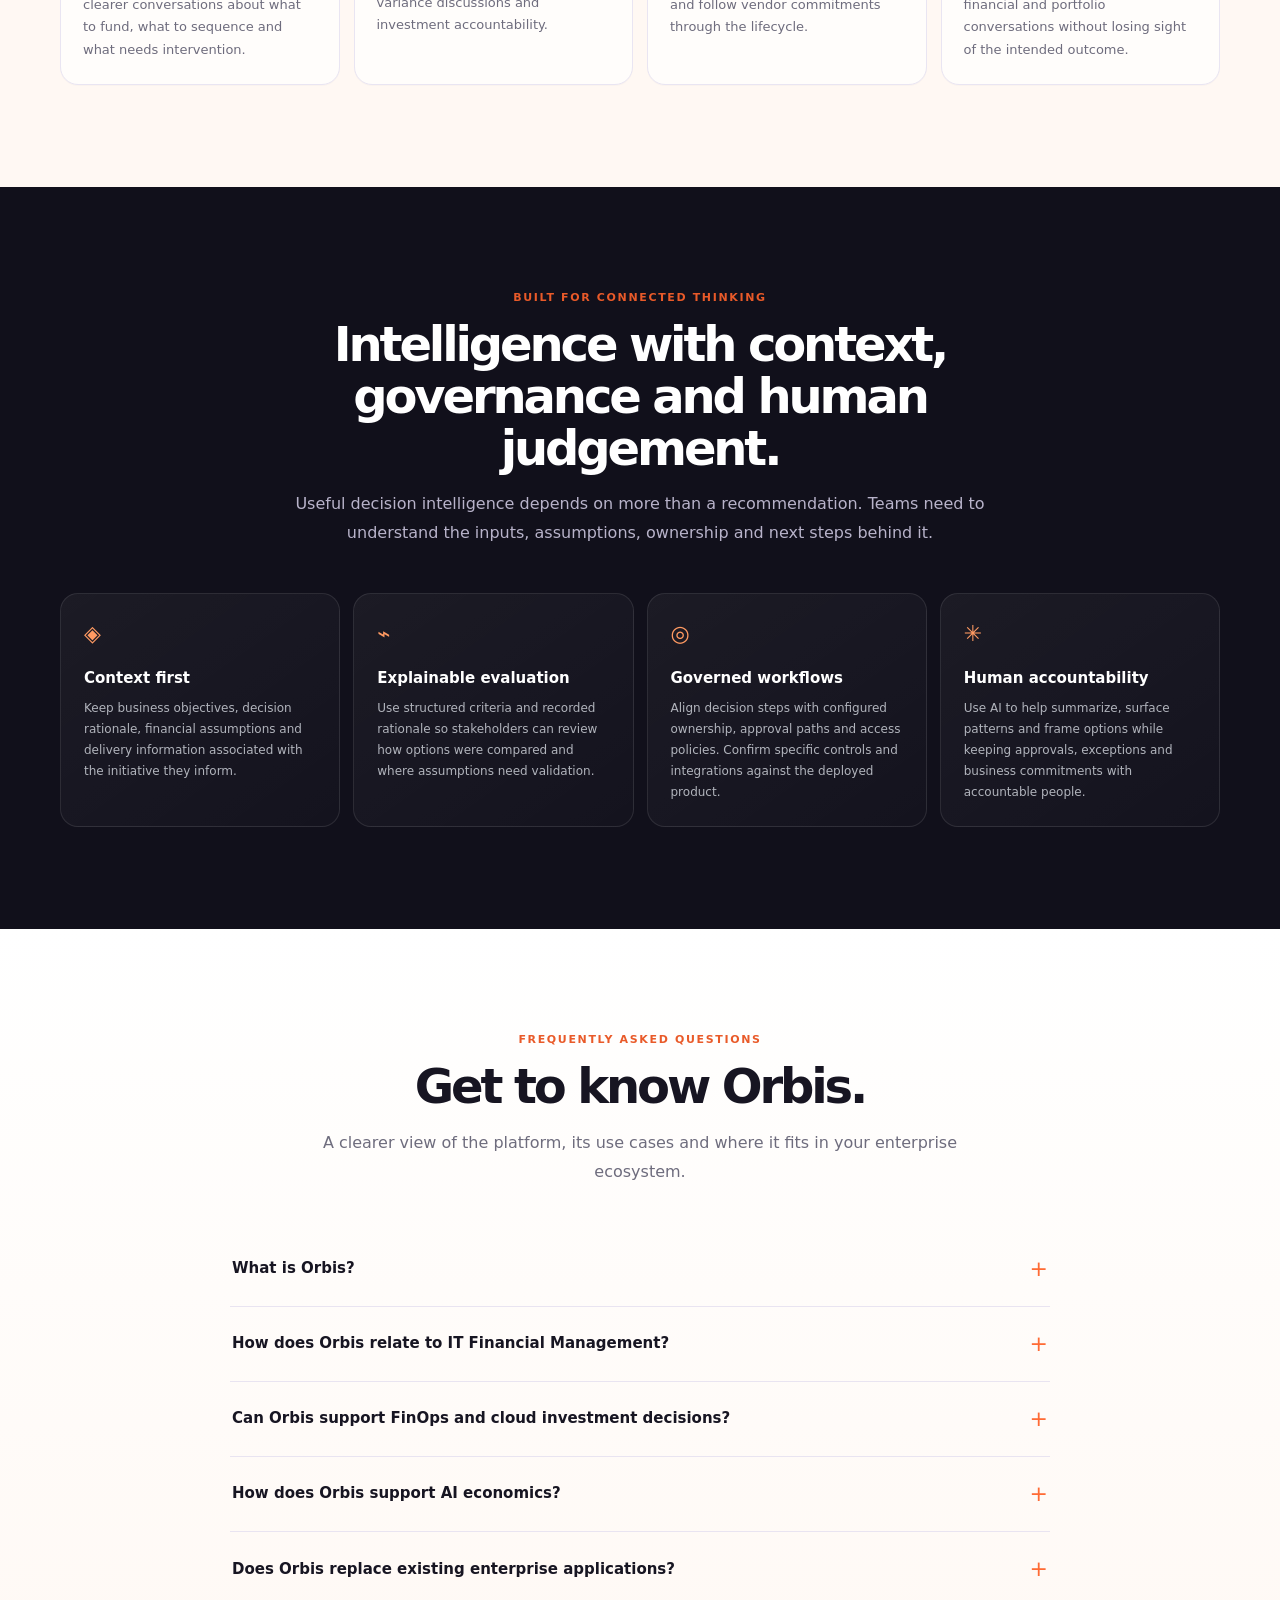
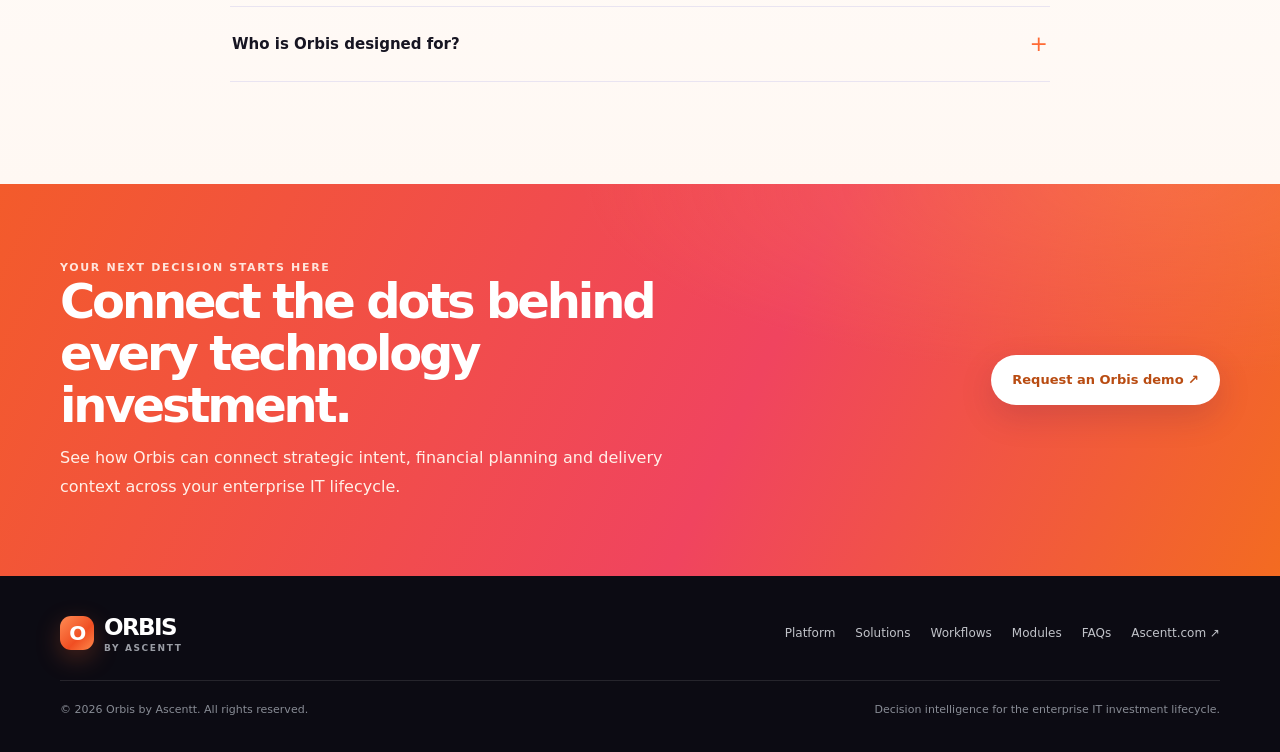
<file: orbis-orange-white-expanded.html>
<!DOCTYPE html>
<html lang="en">
<head>
  <meta charset="UTF-8">
  <meta name="viewport" content="width=device-width, initial-scale=1.0">
  <meta name="theme-color" content="#f36b21">
  <meta name="description" content="Discover Orbis by Ascentt, an enterprise decision intelligence platform connecting IT financial management, FinOps, strategic portfolio management, AI economics and delivery execution.">
  <title>Orbis by Ascentt | AI-Enabled Decision Intelligence</title>
  <style>
    :root{
      --orange:#f36b21;--orange-dark:#d9540d;--ink:#17191d;--muted:#656a73;
      --paper:#fffdfb;--soft:#fff4ec;--line:#ece7e2;--dark:#191b20;--dark2:#22252c;
      --green:#27795a;--radius:22px;--shadow:0 22px 70px rgba(34,25,18,.10);
    }
    *{box-sizing:border-box}
    html{scroll-behavior:smooth;scroll-padding-top:90px}
    body{margin:0;background:var(--paper);color:var(--ink);font-family:Inter,ui-sans-serif,system-ui,-apple-system,BlinkMacSystemFont,"Segoe UI",sans-serif;line-height:1.55}
    a{color:inherit;text-decoration:none}
    button{font:inherit}
    .wrap{width:min(1160px,calc(100% - 44px));margin-inline:auto}
    .announcement{background:var(--dark);color:#fff;text-align:center;padding:9px 16px;font-size:12px;letter-spacing:.04em}
    .announcement span{color:#ffad7e}
    header{position:sticky;top:0;z-index:50;background:rgba(255,253,251,.88);backdrop-filter:blur(16px);border-bottom:1px solid rgba(236,231,226,.8)}
    .nav{height:76px;display:flex;align-items:center;justify-content:space-between;gap:24px}
    .brand{display:flex;align-items:center;gap:10px;font-size:23px;font-weight:850;letter-spacing:-.06em}
    .brand-mark{height:34px;width:34px;border-radius:11px;background:var(--orange);display:grid;place-items:center;color:white;font-weight:900;font-size:20px;box-shadow:0 6px 16px #f36b2140}
    .brand small{display:block;font-size:9px;letter-spacing:.18em;font-weight:750;color:var(--muted);margin-top:-4px}
    .navlinks{display:flex;align-items:center;gap:28px;font-size:13px;color:#4f535a;font-weight:650}
    .navlinks a:hover{color:var(--orange)}
    .btn{display:inline-flex;align-items:center;justify-content:center;gap:10px;padding:13px 19px;border-radius:999px;font-size:13px;font-weight:750;border:1px solid transparent;transition:.2s ease;cursor:pointer}
    .btn-primary{background:var(--orange);color:white;box-shadow:0 9px 24px #f36b2133}
    .btn-primary:hover{background:var(--orange-dark);transform:translateY(-2px)}
    .btn-outline{border-color:#ded8d2;background:white}
    .btn-outline:hover{border-color:var(--orange);color:var(--orange)}
    .menu-toggle{display:none;background:white;border:1px solid var(--line);border-radius:12px;padding:9px 12px}
    .hero{position:relative;overflow:hidden;padding:76px 0 70px;background:radial-gradient(ellipse at 85% 20%,#ffeadc 0,rgba(255,234,220,0) 38%),linear-gradient(180deg,#fffdfb 0%,#fff9f4 100%)}
    .hero:before{content:"";position:absolute;width:500px;height:500px;border:1px solid #f36b211a;border-radius:50%;right:-180px;top:-210px;box-shadow:0 0 0 50px #f36b2108,0 0 0 100px #f36b2105}
    .hero-grid{display:grid;grid-template-columns:1.02fr .98fr;align-items:center;gap:54px;position:relative}
    .eyebrow{display:inline-flex;align-items:center;gap:9px;border:1px solid #f5c5a9;background:#fff8f3;color:#b84b12;padding:7px 11px;border-radius:999px;font-size:11px;letter-spacing:.1em;text-transform:uppercase;font-weight:800}
    .dot{width:7px;height:7px;border-radius:50%;background:var(--orange);box-shadow:0 0 0 4px #f36b211c}
    h1{font-size:clamp(42px,5.3vw,70px);line-height:1.02;letter-spacing:-.065em;margin:22px 0 20px;max-width:660px}
    h1 em{font-style:normal;color:var(--orange)}
    .hero-copy{font-size:17px;color:#626771;max-width:570px;line-height:1.75}
    .hero-actions{display:flex;gap:12px;flex-wrap:wrap;margin-top:28px}
    .micro-proof{display:flex;align-items:center;gap:12px;margin-top:27px;font-size:12px;color:#747780}
    .avatars{display:flex;padding-left:5px}
    .avatars span{width:25px;height:25px;margin-left:-5px;border:2px solid white;border-radius:50%;background:#f4c6a8;display:grid;place-items:center;font-size:9px;font-weight:800;color:#6d361a}
    .hero-note{font-size:11px;color:#858890;margin-top:6px}
    .dashboard{position:relative;background:var(--dark);border-radius:26px;padding:16px;color:#fff;box-shadow:0 32px 90px rgba(32,25,20,.22);transform:perspective(1100px) rotateY(-3deg) rotateX(1deg)}
    .dash-top{display:flex;align-items:center;justify-content:space-between;padding:5px 4px 16px;border-bottom:1px solid #ffffff16}
    .dash-title{font-size:12px;font-weight:750}.dash-sub{font-size:10px;color:#9da1aa;margin-top:2px}
    .live{font-size:9px;color:#8de0b7;background:#1f4a3a;padding:6px 9px;border-radius:99px}
    .dash-grid{display:grid;grid-template-columns:1fr 1fr;gap:10px;padding-top:12px}
    .metric{background:#252830;border:1px solid #ffffff0c;border-radius:14px;padding:14px}
    .metric-label{font-size:10px;color:#a8abb3}.metric-value{font-size:25px;font-weight:800;letter-spacing:-.05em;margin:6px 0 2px}.metric-change{font-size:10px;color:#8de0b7}
    .chart-card{grid-column:1/-1;background:#252830;border:1px solid #ffffff0c;border-radius:14px;padding:14px}
    .chart-head{display:flex;justify-content:space-between;align-items:center;font-size:11px;font-weight:700}
    .chart-head small{font-weight:500;color:#a8abb3}
    .chart{height:112px;margin-top:14px;display:flex;align-items:end;gap:8px;position:relative;border-bottom:1px solid #ffffff1a;background:repeating-linear-gradient(to bottom,transparent 0,transparent 27px,#ffffff0b 28px)}
    .bar{flex:1;border-radius:5px 5px 0 0;background:linear-gradient(180deg,#ff9a62,#f36b21);min-width:7px;animation:grow .9s ease both;transform-origin:bottom}
    .bar:nth-child(1){height:36%}.bar:nth-child(2){height:49%}.bar:nth-child(3){height:42%}.bar:nth-child(4){height:62%}.bar:nth-child(5){height:56%}.bar:nth-child(6){height:77%}.bar:nth-child(7){height:68%}.bar:nth-child(8){height:90%}
    .chart-labels{display:flex;justify-content:space-between;color:#8c9099;font-size:9px;margin-top:8px}
    .decision-row{display:grid;grid-template-columns:1.15fr .85fr;gap:10px;margin-top:10px}
    .decision-box{background:#252830;border:1px solid #ffffff0c;border-radius:14px;padding:13px}
    .decision-box h4{font-size:10px;margin:0 0 10px;color:#dfe0e4}
    .signal{display:flex;align-items:center;gap:8px;font-size:10px;color:#c6c8ce;margin:9px 0}
    .signal-icon{height:22px;width:22px;display:grid;place-items:center;border-radius:7px;background:#f36b2125;color:#ff9a62}
    .pill{font-size:9px;background:#234838;color:#9ce5c1;border-radius:99px;padding:4px 6px;margin-left:auto}
    .score-ring{width:78px;height:78px;border-radius:50%;margin:4px auto 8px;display:grid;place-items:center;background:conic-gradient(var(--orange) 0 82%,#41444c 82% 100%);position:relative}
    .score-ring:before{content:"";position:absolute;inset:7px;background:#252830;border-radius:50%}
    .score-ring strong{z-index:1;font-size:19px}.score-caption{text-align:center;font-size:9px;color:#a8abb3}
    .float-tag{position:absolute;right:-20px;bottom:40px;background:white;color:var(--ink);border:1px solid var(--line);box-shadow:var(--shadow);padding:12px 14px;border-radius:14px;font-size:11px;display:flex;gap:10px;align-items:center;animation:float 4s ease-in-out infinite}
    .float-icon{width:30px;height:30px;border-radius:9px;background:#e4f7ec;color:var(--green);display:grid;place-items:center;font-size:16px}
    .trust{padding:26px 0 32px;border-bottom:1px solid var(--line);text-align:center}
    .trust p{font-size:10px;color:#8a8d94;text-transform:uppercase;letter-spacing:.15em;font-weight:800;margin:0 0 18px}
    .trust-list{display:flex;justify-content:center;gap:clamp(20px,5vw,65px);flex-wrap:wrap;color:#777b83;font-size:13px;font-weight:800;letter-spacing:.03em}
    section{padding:94px 0}
    .section-head{max-width:720px;margin:0 auto 45px;text-align:center}
    .kicker{color:var(--orange);text-transform:uppercase;letter-spacing:.15em;font-size:11px;font-weight:850}
    h2{font-size:clamp(31px,4vw,48px);line-height:1.08;letter-spacing:-.055em;margin:13px 0 15px}
    .section-head p,.lead{color:var(--muted);font-size:16px;line-height:1.8}
    .pain{background:#fff}
    .pain-grid{display:grid;grid-template-columns:repeat(4,1fr);gap:14px}
    .pain-card{border:1px solid var(--line);padding:22px;border-radius:18px;background:#fffdfb;transition:.25s}
    .pain-card:hover{transform:translateY(-5px);box-shadow:var(--shadow);border-color:#f4c0a1}
    .icon-box{height:43px;width:43px;border-radius:13px;background:var(--soft);color:var(--orange);display:grid;place-items:center;font-size:20px;margin-bottom:18px}
    .pain-card h3,.solution-card h3,.module-card h3{font-size:16px;letter-spacing:-.02em;margin:0 0 8px}
    .pain-card p,.solution-card p,.module-card p{font-size:13px;color:var(--muted);line-height:1.75;margin:0}
    .platform{background:var(--dark);color:white;position:relative;overflow:hidden}
    .platform:after{content:"";position:absolute;right:-180px;top:-180px;width:450px;height:450px;border:1px solid #f36b2130;border-radius:50%;box-shadow:0 0 0 55px #f36b210a,0 0 0 110px #f36b2107;pointer-events:none}
    .platform .section-head p{color:#b1b4bc}
    .lifecycle{display:grid;grid-template-columns:repeat(5,1fr);gap:10px;position:relative;margin:42px 0 34px}
    .lifecycle:before{content:"";height:2px;position:absolute;top:25px;left:8%;right:8%;background:linear-gradient(90deg,#f36b21,#ffb185,#f36b21)}
    .life-step{text-align:center;position:relative;z-index:1}
    .life-num{height:50px;width:50px;border-radius:16px;display:grid;place-items:center;background:#2b2d34;border:1px solid #ffffff20;color:#ff9a62;margin:0 auto 15px;font-size:15px;font-weight:850}
    .life-step h3{font-size:13px;margin:0 0 6px}.life-step p{font-size:11px;color:#a9adb5;max-width:170px;margin:auto}
    .platform-bottom{display:grid;grid-template-columns:1fr 1fr;gap:18px}
    .platform-feature{border:1px solid #ffffff19;background:#ffffff08;border-radius:18px;padding:24px}
    .platform-feature h3{font-size:17px;margin:0 0 8px}.platform-feature p{font-size:13px;color:#b5b8c0;margin:0;line-height:1.8}
    .solutions{background:#fff8f3}
    .solution-grid{display:grid;grid-template-columns:repeat(2,1fr);gap:16px}
    .solution-card{background:#fff;border:1px solid #f0e4dc;border-radius:22px;padding:27px;position:relative;overflow:hidden;transition:.25s}
    .solution-card:hover{transform:translateY(-4px);box-shadow:var(--shadow)}
    .solution-card .num{font-size:11px;font-weight:850;letter-spacing:.12em;color:var(--orange)}
    .solution-card h3{font-size:21px;margin:10px 0}
    .solution-card p{font-size:14px}
    .tags{display:flex;flex-wrap:wrap;gap:7px;margin-top:18px}
    .tags span{background:#fff3eb;color:#8e461f;border-radius:99px;padding:6px 9px;font-size:10px;font-weight:750}
    .modules{background:white}
    .module-grid{display:grid;grid-template-columns:repeat(5,1fr);gap:12px}
    .module-card{border:1px solid var(--line);border-radius:18px;padding:20px 17px;background:white}
    .module-card .num{font-size:10px;color:var(--orange);font-weight:850;letter-spacing:.1em;margin-bottom:17px}
    .module-card h3{font-size:15px}
    .module-card p{font-size:12px}
    .module-arrow{margin-top:18px;color:var(--orange);font-weight:900}
    .ai{background:#fff8f3}
    .ai-grid{display:grid;grid-template-columns:.8fr 1.2fr;gap:55px;align-items:center}
    .ai-copy h2{font-size:clamp(32px,4vw,46px)}
    .ai-copy p{color:var(--muted);line-height:1.8}
    .ai-list{display:grid;grid-template-columns:1fr 1fr;gap:12px}
    .ai-item{background:#fff;border:1px solid #f0e4dc;border-radius:17px;padding:19px}
    .ai-item .ai-label{font-size:10px;letter-spacing:.14em;color:var(--orange);font-weight:900}
    .ai-item h3{font-size:16px;margin:8px 0 6px}
    .ai-item p{font-size:12px;color:var(--muted);margin:0;line-height:1.7}
    .lenses{background:#fff}
    .lens-grid{display:grid;grid-template-columns:repeat(5,1fr);gap:12px}
    .lens{border-top:3px solid var(--orange);background:#fffaf6;border-radius:0 0 16px 16px;padding:20px 17px}
    .lens .n{font-size:25px;font-weight:850;letter-spacing:-.06em;color:#f5b08b}
    .lens h3{font-size:14px;margin:8px 0}.lens p{font-size:12px;color:var(--muted);line-height:1.7;margin:0}
    .outcomes{background:var(--dark);color:white}
    .outcomes .section-head p{color:#b1b4bc}
    .outcome-grid{display:grid;grid-template-columns:repeat(4,1fr);gap:13px}
    .outcome{padding:23px;border:1px solid #ffffff19;background:#ffffff08;border-radius:18px}
    .outcome .symbol{color:#ff9a62;font-size:22px;margin-bottom:16px}
    .outcome h3{font-size:15px;margin:0 0 8px}.outcome p{font-size:12px;color:#b1b4bc;line-height:1.75;margin:0}
    .faq{background:white}
    .faq-list{max-width:820px;margin:auto}
    details{border-bottom:1px solid var(--line);padding:20px 2px}
    summary{list-style:none;cursor:pointer;display:flex;align-items:center;justify-content:space-between;gap:20px;font-weight:750;font-size:15px}
    summary::-webkit-details-marker{display:none}
    summary:after{content:"+";font-size:22px;color:var(--orange);font-weight:500}
    details[open] summary:after{content:"−"}
    details p{color:var(--muted);font-size:14px;line-height:1.8;max-width:740px;margin:14px 0 0}
    .cta{padding:75px 0;background:var(--orange);color:white}
    .cta-panel{display:flex;align-items:center;justify-content:space-between;gap:30px}
    .cta h2{font-size:clamp(32px,4vw,48px);max-width:670px;margin:0 0 12px}
    .cta p{max-width:650px;color:#fff0e8;margin:0;line-height:1.8}
    .btn-white{background:white;color:#b94c12;white-space:nowrap}
    .btn-white:hover{background:#fff1e8;transform:translateY(-2px)}
    footer{background:#15171b;color:#fff;padding:34px 0}
    .footer-top{display:flex;justify-content:space-between;gap:25px;align-items:center;padding-bottom:24px;border-bottom:1px solid #ffffff1b}
    footer .brand small{color:#9a9da5}
    .footer-links{display:flex;gap:20px;flex-wrap:wrap;font-size:12px;color:#c1c3c9}
    .footer-bottom{display:flex;justify-content:space-between;gap:20px;flex-wrap:wrap;padding-top:20px;font-size:11px;color:#888c95}
    .reveal{opacity:0;transform:translateY(18px);transition:opacity .65s ease,transform .65s ease}
    .reveal.visible{opacity:1;transform:none}
    @keyframes float{0%,100%{transform:translateY(0)}50%{transform:translateY(-8px)}}
    @keyframes grow{from{transform:scaleY(.1);opacity:.3}to{transform:scaleY(1);opacity:1}}
    @media(max-width:980px){
      .hero-grid{grid-template-columns:1fr;gap:45px}.hero-copy{max-width:700px}.dashboard{max-width:650px;width:100%;margin:auto;transform:none}
      .pain-grid,.outcome-grid{grid-template-columns:repeat(2,1fr)}.module-grid{grid-template-columns:repeat(3,1fr)}.lens-grid{grid-template-columns:repeat(3,1fr)}
      .ai-grid{grid-template-columns:1fr;gap:28px}.float-tag{right:-8px}
    }
    @media(max-width:700px){
      .wrap{width:min(100% - 30px,1160px)}.nav{height:67px}.navlinks{display:none;position:absolute;left:15px;right:15px;top:66px;background:white;border:1px solid var(--line);border-radius:16px;padding:18px;box-shadow:var(--shadow);flex-direction:column;align-items:stretch;gap:18px}.navlinks.open{display:flex}.navlinks .btn{width:100%}.menu-toggle{display:block}.nav>.btn{display:none}
      .hero{padding:55px 0 52px}h1{font-size:43px}.hero-copy{font-size:15px}.hero-actions .btn{width:100%}.micro-proof{align-items:flex-start}
      section{padding:68px 0}.section-head{margin-bottom:32px}.pain-grid,.solution-grid,.platform-bottom,.outcome-grid{grid-template-columns:1fr}
      .lifecycle{grid-template-columns:1fr;gap:16px}.lifecycle:before{top:20px;bottom:20px;left:24px;right:auto;width:2px;height:auto}.life-step{text-align:left;display:flex;align-items:flex-start;gap:14px}.life-num{margin:0;flex-shrink:0}.life-step p{margin:0;max-width:none}.module-grid{grid-template-columns:1fr 1fr}.lens-grid{grid-template-columns:1fr 1fr}.ai-list{grid-template-columns:1fr}
      .cta-panel{align-items:flex-start;flex-direction:column}.btn-white{width:100%}.footer-top{align-items:flex-start;flex-direction:column}
      .dashboard{padding:12px;border-radius:20px}.metric-value{font-size:21px}.decision-row{grid-template-columns:1fr 1fr}.float-tag{position:relative;right:auto;bottom:auto;width:max-content;margin:12px 0 0 auto}
    }
    @media(max-width:390px){.module-grid,.lens-grid{grid-template-columns:1fr}.decision-row{grid-template-columns:1fr}.hero-actions .btn{font-size:12px}}
    @media(prefers-reduced-motion:reduce){*,*:before,*:after{scroll-behavior:auto!important;animation:none!important;transition:none!important}.reveal{opacity:1;transform:none}}

    /* AI-forward visual refresh */
    :root{
      --orange:#ff6b35;--orange-dark:#e94e1b;--ink:#171522;--muted:#6e6c7d;
      --paper:#fffdfb;--soft:#fff0e9;--line:#e9e5f2;--dark:#11101b;--dark2:#1b1928;
      --green:#42d7a0;--radius:24px;--shadow:0 24px 80px rgba(25,17,52,.12);
      --violet:#f36b21;--cyan:#ffc09b;
    }
    body{background:var(--paper);color:var(--ink);font-family:Inter,ui-sans-serif,system-ui,-apple-system,BlinkMacSystemFont,"Segoe UI",sans-serif}
    .announcement{background:#0c0b13;color:#d8d5e7;border-bottom:1px solid #ffffff10}
    .announcement span{color:#ff9c72}
    header{background:rgba(251,250,255,.82);border-bottom:1px solid rgba(233,229,242,.75)}
    .brand-mark{background:linear-gradient(135deg,#ff8c54,#f04e22 60%,#ff8a4c);box-shadow:0 8px 24px #ff6b3540}
    .brand{letter-spacing:-.07em}
    .btn{padding:14px 20px;transition:transform .25s ease,box-shadow .25s ease,background .25s ease}
    .btn-primary{background:linear-gradient(110deg,#ff7847,#f24f26 58%,#ff8a4c);box-shadow:0 10px 28px #ff6b3533;color:white}
    .btn-primary:hover{background:linear-gradient(110deg,#ffa06e,#f36b21 58%,#d94d1b);box-shadow:0 14px 36px #ff6b3545}
    .btn-outline{background:rgba(255,255,255,.76);border-color:#dcd6eb}
    .hero{padding:86px 0 82px;background:
      radial-gradient(ellipse at 76% 18%,rgba(243,107,33,.13),transparent 34%),
      radial-gradient(ellipse at 93% 63%,rgba(255,174,125,.16),transparent 28%),
      radial-gradient(ellipse at 8% 88%,rgba(255,107,53,.11),transparent 30%),
      linear-gradient(135deg,#fffdfb 0%,#fffaf7 50%,#fff8f3 100%)}
    .hero:before{width:580px;height:580px;right:-230px;top:-240px;border-color:#f36b211c;box-shadow:0 0 0 55px #f36b2109,0 0 0 110px #ff6b3508,0 0 0 165px #ffc09b06}
    .hero:after{content:"";position:absolute;inset:0;pointer-events:none;opacity:.25;background-image:linear-gradient(#f36b210c 1px,transparent 1px),linear-gradient(90deg,#f36b210c 1px,transparent 1px);background-size:42px 42px;mask-image:linear-gradient(to right,transparent 5%,black 100%)}
    .hero-grid{z-index:1;gap:62px}
    .eyebrow{border:1px solid #f8d7c5;background:rgba(255,255,255,.7);color:#d6531b;box-shadow:0 4px 20px #f36b210a}
    .dot{background:linear-gradient(135deg,var(--orange),var(--violet));box-shadow:0 0 0 4px #f36b211b}
    h1{font-size:clamp(46px,5.8vw,78px);letter-spacing:-.075em;line-height:.99}
    h1 em{background:linear-gradient(100deg,#ff8a4c 0%,#f36b21 55%,#d94d1b 100%);-webkit-background-clip:text;background-clip:text;color:transparent}
    .hero-copy{font-size:17px;color:#686577;max-width:600px}
    .dashboard{background:linear-gradient(145deg,rgba(24,22,39,.98),rgba(13,13,24,.98));border:1px solid #ffffff24;border-radius:28px;padding:17px;box-shadow:0 35px 100px rgba(34,20,67,.28),0 0 0 1px #f36b211a;transform:perspective(1200px) rotateY(-3deg) rotateX(1deg)}
    .dashboard:before{content:"";position:absolute;inset:-1px;border-radius:28px;padding:1px;background:linear-gradient(130deg,#ff8a55aa,#f36b2155,#ffc09b55);-webkit-mask:linear-gradient(#fff 0 0) content-box,linear-gradient(#fff 0 0);-webkit-mask-composite:xor;mask-composite:exclude;pointer-events:none}
    .dash-top{border-color:#ffffff18}
    .live{background:#143e36;color:#7bf0c0;border:1px solid #42d7a025}
    .metric,.chart-card,.decision-box{background:linear-gradient(145deg,#252338,#1c1b2b);border-color:#ffffff12}
    .metric{box-shadow:inset 0 1px #ffffff06}
    .metric-value{background:linear-gradient(90deg,#fff,#b9b1ff);-webkit-background-clip:text;background-clip:text;color:transparent}
    .bar{background:linear-gradient(180deg,#ffb28b,#ff6b35 52%,#b05cff);box-shadow:0 0 15px #ff6b3520}
    .score-ring{background:conic-gradient(#ff7b4a 0 35%,#ff8a4c 35% 70%,#ffc09b 70% 82%,#414052 82% 100%)}
    .float-tag{border:1px solid #f5d9ca;box-shadow:0 18px 60px #26183b1c}
    .float-icon{background:linear-gradient(135deg,#fff0e6,#ffe1cf);color:#c74a18}
    .trust{background:#fff;border-color:var(--line)}
    .trust-list{color:#696679}
    section{padding:102px 0}
    .kicker{color:#e95a29}
    h2{letter-spacing:-.065em}
    .section-head p,.lead{color:#6e6c7d}
    .pain-card,.solution-card,.module-card,.ai-item{box-shadow:0 1px 0 rgba(32,20,60,.02);transition:transform .28s ease,box-shadow .28s ease,border-color .28s ease}
    .pain-card:hover,.solution-card:hover,.module-card:hover,.ai-item:hover{transform:translateY(-6px);box-shadow:0 22px 55px rgba(35,20,65,.09);border-color:#ffc39f}
    .icon-box{background:linear-gradient(135deg,#fff0e8,#fff0e6);color:#e95a29}
    .platform{background:
      radial-gradient(ellipse at 15% 15%,rgba(243,107,33,.13),transparent 28%),
      radial-gradient(ellipse at 88% 80%,rgba(255,107,53,.13),transparent 25%),
      linear-gradient(135deg,#11101b,#171426 55%,#11101b)}
    .platform:before{content:"";position:absolute;inset:0;pointer-events:none;opacity:.17;background-image:linear-gradient(#ffffff0c 1px,transparent 1px),linear-gradient(90deg,#ffffff0c 1px,transparent 1px);background-size:46px 46px}
    .platform:after{border-color:#ff8a4c3a;box-shadow:0 0 0 55px #f36b210b,0 0 0 110px #ff6b3508}
    .platform .wrap{position:relative;z-index:1}
    .life-num{background:linear-gradient(145deg,#2d2843,#1a1928);border-color:#ffffff20;box-shadow:0 0 0 5px #ffffff04}
    .life-step:nth-child(2) .life-num,.life-step:nth-child(4) .life-num{color:#ffd0b8}
    .platform-feature{background:linear-gradient(145deg,#ffffff0c,#ffffff04);backdrop-filter:blur(8px);border-color:#ffffff1c}
    .solutions{background:linear-gradient(180deg,#fff8f3,#fff9f5)}
    .solution-card{border-color:#e9e2f2;background:rgba(255,255,255,.88)}
    .solution-card:after{content:"";position:absolute;right:-45px;top:-45px;width:140px;height:140px;border-radius:50%;background:radial-gradient(circle,#ff8a4c1b,transparent 68%);pointer-events:none}
    .tags span{background:linear-gradient(135deg,#fff1e9,#fff8f3);color:#b74d24}
    .module-card{background:linear-gradient(180deg,#fff,#fffdfb);border-color:#e8e4f0}
    .module-card .num{color:#ff8a4c}
    .ai{background:
      radial-gradient(ellipse at 90% 15%,#e9ddff80,transparent 30%),
      linear-gradient(135deg,#fff9f5,#fff8f3)}
    .ai-item{background:rgba(255,255,255,.83);border-color:#e9e1f5}
    .ai-item .ai-label{color:#f36b21}
    .lens{background:linear-gradient(180deg,#fff8f3,#ffffff);border-top-color:#ff7544}
    .lens .n{color:#d8c8ff}
    .outcomes{background:
      radial-gradient(ellipse at 10% 10%,#f36b2126,transparent 30%),
      radial-gradient(ellipse at 90% 90%,#ff6b351a,transparent 30%),
      #11101b}
    .outcome{background:linear-gradient(145deg,#ffffff0c,#ffffff04);border-color:#ffffff19}
    .faq{background:linear-gradient(180deg,#fff,#fff8f3)}
    details{border-color:#e9e4f1}
    .cta{background:
      radial-gradient(ellipse at 90% 0%,#ff8a4c66,transparent 35%),
      linear-gradient(115deg,#f35b2b,#f0445f 58%,#f36b21)}
    .cta .kicker{color:#ffe5dc!important}
    .btn-white{box-shadow:0 12px 32px #551c4930}
    footer{background:#0c0b13}
    .reveal{transition:opacity .7s ease,transform .7s cubic-bezier(.2,.7,.2,1)}
    @keyframes float{0%,100%{transform:translateY(0)}50%{transform:translateY(-10px)}}
    @keyframes glowpulse{0%,100%{box-shadow:0 0 0 0 #ff8a4c00}50%{box-shadow:0 0 0 10px #ff8a4c08}}
    .dashboard{animation:glowpulse 5s ease-in-out infinite}
    .ai-item:nth-child(1){border-top:2px solid #ff7847}
    .ai-item:nth-child(2){border-top:2px solid #ff8a4c}
    .ai-item:nth-child(3){border-top:2px solid #ffb184}
    .ai-item:nth-child(4){border-top:2px solid #42d7a0}
    @media(max-width:980px){.hero-grid{gap:42px}.dashboard{transform:none}}
    @media(max-width:700px){
      .hero{padding:60px 0 58px}h1{font-size:clamp(42px,12vw,58px)}
      section{padding:72px 0}.dashboard{animation:none}
    }

  </style>
</head>
<body>
  <div class="announcement">Introducing a connected approach to enterprise IT decisions <span>→ Explore Orbis</span></div>
  <header>
    <div class="wrap nav">
      <a class="brand" href="#home" aria-label="Orbis home"><span class="brand-mark">O</span><span>ORBIS<small>BY ASCENTT</small></span></a>
      <nav class="navlinks" id="navlinks" aria-label="Main navigation">
        <a href="#platform">Platform</a><a href="#solutions">Solutions</a><a href="#workflows">Workflows</a><a href="#modules">Modules</a><a href="#ai">AI Intelligence</a><a href="#faq">FAQs</a>
        <a class="btn btn-primary" href="#contact">Book a demo ↗</a>
      </nav>
      <a class="btn btn-primary" href="#contact">Request a demo ↗</a>
      <button class="menu-toggle" id="menuToggle" aria-label="Toggle navigation" aria-expanded="false">☰</button>
    </div>
  </header>

  <main>
    <section class="hero" id="home">
      <div class="wrap hero-grid">
        <div class="reveal">
          <div class="eyebrow"><span class="dot"></span> AI-native decision intelligence</div>
          <h1>Make every technology decision <em>count.</em></h1>
          <p class="hero-copy">Connect strategy, IT finance, cloud and AI economics, and delivery execution in one intelligent decision lifecycle. Give every investment a clearer path from business intent to measurable outcomes.</p>
          <div class="hero-actions">
            <a class="btn btn-primary" href="#contact">See Orbis in action <span>↗</span></a>
            <a class="btn btn-outline" href="#platform">Explore the platform <span>↓</span></a>
          </div>
          <div class="micro-proof"><div class="avatars"><span>IT</span><span>AI</span><span>FM</span></div><div><strong>One connected decision lifecycle</strong><div class="hero-note">From investment intent to delivery insight</div></div></div>
        </div>
        <div class="reveal">
          <div class="dashboard" aria-label="Illustrative Orbis dashboard concept">
            <div class="dash-top"><div><div class="dash-title">Decision Intelligence Overview</div><div class="dash-sub">Concept dashboard · Sample values for design preview</div></div><span class="live">● Connected view</span></div>
            <div class="dash-grid">
              <div class="metric"><div class="metric-label">Portfolio investment</div><div class="metric-value">$24.8M</div><div class="metric-change">↗ Planning overview</div></div>
              <div class="metric"><div class="metric-label">Initiatives in view</div><div class="metric-value">128</div><div class="metric-change">Across connected workstreams</div></div>
              <div class="chart-card"><div class="chart-head">Investment outlook <small>Illustrative visualization</small></div><div class="chart"><span class="bar"></span><span class="bar"></span><span class="bar"></span><span class="bar"></span><span class="bar"></span><span class="bar"></span><span class="bar"></span><span class="bar"></span></div><div class="chart-labels"><span>JAN</span><span>MAR</span><span>MAY</span><span>JUL</span><span>SEP</span><span>DEC</span></div></div>
            </div>
            <div class="decision-row">
              <div class="decision-box"><h4>Decision signals</h4><div class="signal"><span class="signal-icon">↗</span>Portfolio alignment <span class="pill">Review</span></div><div class="signal"><span class="signal-icon">◈</span>Cost variance <span class="pill">Monitor</span></div><div class="signal"><span class="signal-icon">◎</span>Delivery readiness <span class="pill">Track</span></div></div>
              <div class="decision-box"><h4>Decision confidence</h4><div class="score-ring"><strong>82</strong></div><div class="score-caption">Illustrative score</div></div>
            </div>
          </div>
          <div class="float-tag"><span class="float-icon">↗</span><span><strong>Insight → Decision → Outcome</strong><br><span style="color:#747780">Keep context connected</span></span></div>
        </div>
      </div>
    </section>

    <div class="trust"><div class="wrap"><p>Designed to connect the enterprise technology ecosystem</p><div class="trust-list"><span>STRATEGY</span><span>IT FINANCE</span><span>FINOPS</span><span>PROCUREMENT</span><span>ENGINEERING</span></div></div></div>

    <section class="pain" id="challenge">
      <div class="wrap">
        <div class="section-head reveal"><div class="kicker">The challenge</div><h2>Big decisions. Fragmented context.</h2><p>When strategy, budgets, cloud costs, vendor commitments and delivery live in disconnected workflows, decision-makers can lose sight of the original business intent.</p></div>
        <div class="pain-grid">
          <article class="pain-card reveal"><div class="icon-box">◉</div><h3>Disconnected IT finance</h3><p>Budget plans, commitments and delivery actuals are difficult to connect into one investment view.</p></article>
          <article class="pain-card reveal"><div class="icon-box">⌁</div><h3>Cloud and AI cost complexity</h3><p>Cloud and AI workloads can change quickly. Bring consumption-related initiatives, cost assumptions, ownership and forecast discussions into the same investment conversation—while using specialist tools for detailed usage-level analytics where required.</p></article>
          <article class="pain-card reveal"><div class="icon-box">◫</div><h3>Competing portfolio priorities</h3><p>Compare initiatives using a shared decision framework: strategic alignment, expected value, cost, capacity, dependencies, risk and readiness. Make trade-offs easier to explain before resources are committed.</p></article>
          <article class="pain-card reveal"><div class="icon-box">⟳</div><h3>Delayed decision signals</h3><p>Bring emerging changes into review conversations earlier by connecting decision rationale with the latest available status, forecast, dependency and delivery signals.</p></article>
        </div>
      </div>
    </section>

    <section class="platform" id="platform">
      <div class="wrap">
        <div class="section-head reveal"><div class="kicker">The Orbis approach</div><h2>One connected lifecycle.<br>Decisions that move forward.</h2><p>Orbis connects the context behind enterprise IT decisions—from the first business demand to financial commitments, delivery execution and outcome review.</p></div>
        <div class="lifecycle reveal">
          <div class="life-step"><div class="life-num">01</div><div><h3>Discover</h3><p>Capture demand and business intent.</p></div></div>
          <div class="life-step"><div class="life-num">02</div><div><h3>Prioritize</h3><p>Evaluate value, risk and readiness.</p></div></div>
          <div class="life-step"><div class="life-num">03</div><div><h3>Commit</h3><p>Connect plans, budgets and vendors.</p></div></div>
          <div class="life-step"><div class="life-num">04</div><div><h3>Execute</h3><p>Track delivery and financial context.</p></div></div>
          <div class="life-step"><div class="life-num">05</div><div><h3>Learn</h3><p>Review outcomes and inform decisions.</p></div></div>
        </div>
        <div class="platform-bottom">
          <div class="platform-feature reveal"><h3>Intelligence in the workflow</h3><p>Bring AI-assisted summaries, structured evaluations and relevant decision context closer to planning, approval and review workflows. Use intelligence to help people ask better questions, compare alternatives and focus attention on exceptions—not to replace accountable human judgement.</p></div>
          <div class="platform-feature reveal"><h3>Governance from the start</h3><p>Connect ownership, approvals, access controls and auditability across the decision lifecycle, based on configured platform controls.</p></div>
        </div>
      </div>
    </section>

    <section class="solutions" id="solutions">
      <div class="wrap">
        <div class="section-head reveal"><div class="kicker">Solutions</div><h2>Make the economics of technology visible.</h2><p>Connect financial planning with strategic intent, vendor commitments, delivery signals and outcome reviews. Orbis is designed to make the context behind a decision easier to follow across teams, not simply display another set of metrics.</p></div>
        <div class="solution-grid">
          <article class="solution-card reveal"><div class="num">SOLUTION 01</div><h3>IT Financial Management</h3><p>Bring planning assumptions, budget allocations, purchase commitments and available project performance into a more connected view. Help finance and technology leaders understand technology spending in the context of business priorities.</p><div class="tags"><span>IT investment planning</span><span>Budget visibility</span><span>Plan vs. actual</span><span>Value tracking</span></div></article>
          <article class="solution-card reveal"><div class="num">SOLUTION 02</div><h3>Cloud Financial Operations</h3><p>Bring cloud-related initiatives into a wider view of budgets, business demand and delivery outcomes. Support collaboration between finance, technology and engineering.</p><div class="tags"><span>Cloud investment planning</span><span>Cost accountability</span><span>Forecast scenarios</span><span>Business alignment</span></div></article>
          <article class="solution-card reveal"><div class="num">SOLUTION 03</div><h3>Strategic Portfolio Management</h3><p>Translate enterprise priorities into evaluated initiatives, funding decisions and delivery plans. Compare opportunities against value, capacity, risk and readiness.</p><div class="tags"><span>Portfolio prioritization</span><span>Strategic alignment</span><span>Capacity planning</span><span>Scenario modelling</span></div></article>
          <article class="solution-card reveal"><div class="num">SOLUTION 04</div><h3>AI Economics, Budgeting & Forecasting</h3><p>Treat AI as an investment portfolio, not a collection of disconnected experiments. Structure the business case around expected value, implementation and operating costs, compute and data needs, governance requirements, delivery dependencies and measurable outcomes. Compare scenarios and revisit assumptions as initiatives move from pilot to production.</p><div class="tags"><span>AI investment assessment</span><span>Budget planning</span><span>Scenario analysis</span><span>Outcome review</span></div></article>
        </div>
      </div>
    </section>

    <section class="modules" id="modules">
      <div class="wrap">
        <div class="section-head reveal"><div class="kicker">One platform · Five modules</div><h2>Purpose-built for every stage.<br>Connected across all of them.</h2><p>Bring the activities that shape technology investment into one coherent decision lifecycle.</p></div>
        <div class="module-grid">
          <article class="module-card reveal"><div class="num">MODULE 01</div><h3>Discovery Management</h3><p>Structure business demand, capture objectives and prepare decision-ready initiative briefs.</p><div class="module-arrow">↗</div></article>
          <article class="module-card reveal"><div class="num">MODULE 02</div><h3>Portfolio Management</h3><p>Evaluate priorities, investment needs, capacity and scenarios across the portfolio.</p><div class="module-arrow">↗</div></article>
          <article class="module-card reveal"><div class="num">MODULE 03</div><h3>Vendor Management</h3><p>Connect vendor evaluations, commercial decisions and commitments to business initiatives.</p><div class="module-arrow">↗</div></article>
          <article class="module-card reveal"><div class="num">MODULE 04</div><h3>Project Management</h3><p>Carry approved context into execution and monitor progress, cost, timelines and risks.</p><div class="module-arrow">↗</div></article>
          <article class="module-card reveal"><div class="num">MODULE 05</div><h3>Development Hub</h3><p>Connect engineering activity and delivery signals with project and investment context.</p><div class="module-arrow">↗</div></article>
        </div>
      </div>
    </section>

    <section class="ai" id="ai">
      <div class="wrap ai-grid">
        <div class="ai-copy reveal"><div class="kicker">Intelligence at work</div><h2>AI that helps move decisions forward.</h2><p>Orbis positions AI within the decision lifecycle—helping teams interpret context, surface risks, compare options and learn from outcomes. AI supports decision-makers; people remain accountable for the choices they approve.</p><a class="btn btn-primary" href="#contact">Explore AI decision workflows ↗</a></div>
        <div class="ai-list">
          <article class="ai-item reveal"><div class="ai-label">01 / ASK</div><h3>Understand</h3><p>Surface relevant context from connected information and supported workflows.</p></article>
          <article class="ai-item reveal"><div class="ai-label">02 / PREDICT</div><h3>Anticipate</h3><p>Help identify potential cost, schedule, dependency and delivery risks.</p></article>
          <article class="ai-item reveal"><div class="ai-label">03 / RECOMMEND</div><h3>Compare options</h3><p>Support structured evaluations of initiatives, priorities and vendor decisions.</p></article>
          <article class="ai-item reveal"><div class="ai-label">04 / LEARN</div><h3>Improve over time</h3><p>Use available outcome information to inform future reviews and decisions.</p></article>
        </div>
      </div>
    </section>

    <section class="lenses" id="framework">
      <div class="wrap">
        <div class="section-head reveal"><div class="kicker">The Orbis framework</div><h2>Five lenses. A more complete decision.</h2><p>Use consistent evaluation dimensions to understand not only whether an initiative looks attractive, but whether it is ready, viable and accountable.</p></div>
        <div class="lens-grid">
          <article class="lens reveal"><div class="n">01</div><h3>Confidence</h3><p>Is the available information sufficient to support the decision?</p></article>
          <article class="lens reveal"><div class="n">02</div><h3>Risk</h3><p>What dependencies, uncertainties or exposures could change the outcome?</p></article>
          <article class="lens reveal"><div class="n">03</div><h3>Financial exposure</h3><p>What investment, cost assumptions and financial impacts are at stake?</p></article>
          <article class="lens reveal"><div class="n">04</div><h3>Delivery readiness</h3><p>Are the capacity, skills, dependencies and timelines understood?</p></article>
          <article class="lens reveal"><div class="n">05</div><h3>Accountability</h3><p>Who owns the decision, its commitments and its intended outcome?</p></article>
        </div>
      </div>
    </section>

    <section class="outcomes" id="outcomes">
      <div class="wrap">
        <div class="section-head reveal"><div class="kicker">Designed for outcomes</div><h2>See the whole picture.<br>Act with greater context.</h2><p>Orbis brings the information behind technology investment decisions into a more connected operating view.</p></div>
        <div class="outcome-grid">
          <article class="outcome reveal"><div class="symbol">◉</div><h3>Investment visibility</h3><p>Understand how initiatives relate to strategy, planned budgets and delivery commitments.</p></article>
          <article class="outcome reveal"><div class="symbol">⌁</div><h3>Financial accountability</h3><p>Connect approved financial context with available project performance information.</p></article>
          <article class="outcome reveal"><div class="symbol">↗</div><h3>Decision agility</h3><p>Support reviews when priorities, assumptions, risks or resource needs change.</p></article>
          <article class="outcome reveal"><div class="symbol">◎</div><h3>Governed execution</h3><p>Keep decision ownership and approval context connected as initiatives progress.</p></article>
        </div>
      </div>
    </section>


    <section class="usecases" id="workflows" style="background:#fff">
      <div class="wrap">
        <div class="section-head reveal">
          <div class="kicker">From insight to action</div>
          <h2>Designed around the decisions teams make every day.</h2>
          <p>Technology investment decisions rarely belong to one team. Orbis brings shared context to the moments when finance, strategy, procurement, cloud, AI and delivery leaders need to align on what happens next.</p>
        </div>
        <div class="solution-grid">
          <article class="solution-card reveal"><div class="num">WORKFLOW 01 · PLAN</div><h3>Build a decision-ready investment case</h3><p>Capture the business problem, intended outcomes, assumptions, estimated investment, dependencies, risks and accountable owner. Give reviewers a consistent starting point for comparing requests and asking the right questions before approval.</p><div class="tags"><span>Business case</span><span>Strategic alignment</span><span>Assumptions</span><span>Ownership</span></div></article>
          <article class="solution-card reveal"><div class="num">WORKFLOW 02 · PRIORITIZE</div><h3>Make portfolio trade-offs explicit</h3><p>Compare initiatives against shared criteria such as strategic contribution, cost, expected value, urgency, delivery capacity and risk. Explore alternative scenarios and document why one initiative moves forward while another is deferred or redesigned.</p><div class="tags"><span>Scoring framework</span><span>Scenario planning</span><span>Capacity</span><span>Decision rationale</span></div></article>
          <article class="solution-card reveal"><div class="num">WORKFLOW 03 · COMMIT</div><h3>Connect vendor choices to business intent</h3><p>Keep evaluation criteria, proposal comparisons, commercial considerations, approval rationale and key contract obligations close to the initiative they support. Help stakeholders understand not only which option was selected, but why.</p><div class="tags"><span>Vendor fit</span><span>Proposal comparison</span><span>Commercial context</span><span>Renewal visibility</span></div></article>
          <article class="solution-card reveal"><div class="num">WORKFLOW 04 · DELIVER</div><h3>Monitor commitments as reality changes</h3><p>Carry approved scope, budget context, expected outcomes and key assumptions into delivery. Review available schedule, cost, resource and dependency signals against the original baseline, then capture changes and decisions that require attention.</p><div class="tags"><span>Baselines</span><span>Cost variance</span><span>Dependencies</span><span>Change tracking</span></div></article>
        </div>
      </div>
    </section>

    <section class="personas" id="teams" style="background:linear-gradient(135deg,#fff8f3,#fff8f3)">
      <div class="wrap">
        <div class="section-head reveal">
          <div class="kicker">One shared operating picture</div>
          <h2>Different roles. Better-connected decisions.</h2>
          <p>Orbis helps bring the right decision context to the people who shape, approve, fund, source and deliver enterprise technology initiatives.</p>
        </div>
        <div class="pain-grid">
          <article class="pain-card reveal"><div class="icon-box">⌘</div><h3>CIOs and technology leaders</h3><p>Connect technology roadmaps and investment choices to strategic priorities, delivery commitments and business outcomes. Support clearer conversations about what to fund, what to sequence and what needs intervention.</p></article>
          <article class="pain-card reveal"><div class="icon-box">∑</div><h3>CFO and IT finance teams</h3><p>Bring budget assumptions, planned spend, commitments and available delivery cost information into a more connected view. Improve the context for forecast reviews, variance discussions and investment accountability.</p></article>
          <article class="pain-card reveal"><div class="icon-box">◇</div><h3>Portfolio, PMO and procurement</h3><p>Use consistent evaluation criteria, visible decision rationale and connected records to compare demand, manage dependencies and follow vendor commitments through the lifecycle.</p></article>
          <article class="pain-card reveal"><div class="icon-box">✳</div><h3>FinOps, AI and engineering teams</h3><p>Connect cloud and AI initiatives with ownership, business value, resource assumptions and delivery plans. Bring technical context into financial and portfolio conversations without losing sight of the intended outcome.</p></article>
        </div>
      </div>
    </section>

    <section class="architecture" id="principles" style="background:#11101b;color:#fff;position:relative;overflow:hidden">
      <div class="wrap">
        <div class="section-head reveal">
          <div class="kicker">Built for connected thinking</div>
          <h2>Intelligence with context, governance and human judgement.</h2>
          <p style="color:#b8b3ca">Useful decision intelligence depends on more than a recommendation. Teams need to understand the inputs, assumptions, ownership and next steps behind it.</p>
        </div>
        <div class="outcome-grid">
          <article class="outcome reveal"><div class="symbol">◈</div><h3>Context first</h3><p>Keep business objectives, decision rationale, financial assumptions and delivery information associated with the initiative they inform.</p></article>
          <article class="outcome reveal"><div class="symbol">⌁</div><h3>Explainable evaluation</h3><p>Use structured criteria and recorded rationale so stakeholders can review how options were compared and where assumptions need validation.</p></article>
          <article class="outcome reveal"><div class="symbol">◎</div><h3>Governed workflows</h3><p>Align decision steps with configured ownership, approval paths and access policies. Confirm specific controls and integrations against the deployed product.</p></article>
          <article class="outcome reveal"><div class="symbol">✳</div><h3>Human accountability</h3><p>Use AI to help summarize, surface patterns and frame options while keeping approvals, exceptions and business commitments with accountable people.</p></article>
        </div>
      </div>
    </section>

    <section class="faq" id="faq">
      <div class="wrap">
        <div class="section-head reveal"><div class="kicker">Frequently asked questions</div><h2>Get to know Orbis.</h2><p>A clearer view of the platform, its use cases and where it fits in your enterprise ecosystem.</p></div>
        <div class="faq-list reveal">
          <details><summary>What is Orbis?</summary><p>Orbis is an enterprise Decision Intelligence Platform designed to connect business demand, portfolio planning, vendor commitments, project execution and engineering delivery in one decision lifecycle.</p></details>
          <details><summary>How does Orbis relate to IT Financial Management?</summary><p>Orbis connects investment evaluation and planning with budgets, commitments and available project performance information to support financial visibility and accountability.</p></details>
          <details><summary>Can Orbis support FinOps and cloud investment decisions?</summary><p>Orbis can connect cloud-related initiatives with business priorities, investment plans and delivery context. Detailed billing analytics, resource optimization and automated cost allocation depend on supported product capabilities and integrations.</p></details>
          <details><summary>How does Orbis support AI economics?</summary><p>Orbis can place AI initiatives within the wider investment lifecycle, connecting business cases, planned expenditure, risks, approvals and delivery outcomes. Model-level or token-level cost analytics should be confirmed against available capabilities.</p></details>
          <details><summary>Does Orbis replace existing enterprise applications?</summary><p>Orbis is positioned as a connected decision layer that complements existing enterprise applications. Supported integrations and connection methods should be confirmed for each system.</p></details>
          <details><summary>Who is Orbis designed for?</summary><p>Orbis is relevant to CIOs, CTOs, CFOs, IT finance teams, FinOps leaders, portfolio and PMO leaders, procurement teams, AI leaders and engineering stakeholders.</p></details>
        </div>
      </div>
    </section>

    <section class="cta" id="contact">
      <div class="wrap cta-panel">
        <div><div class="kicker" style="color:#fff0e8">Your next decision starts here</div><h2>Connect the dots behind every technology investment.</h2><p>See how Orbis can connect strategic intent, financial planning and delivery context across your enterprise IT lifecycle.</p></div>
        <a class="btn btn-white" href="https://www.ascentt.com/platform/orbis-platform/">Request an Orbis demo ↗</a>
      </div>
    </section>
  </main>

  <footer>
    <div class="wrap">
      <div class="footer-top">
        <a class="brand" href="#home"><span class="brand-mark">O</span><span>ORBIS<small>BY ASCENTT</small></span></a>
        <div class="footer-links"><a href="#platform">Platform</a><a href="#solutions">Solutions</a><a href="#workflows">Workflows</a><a href="#modules">Modules</a><a href="#faq">FAQs</a><a href="https://www.ascentt.com/">Ascentt.com ↗</a></div>
      </div>
      <div class="footer-bottom"><span>© <span id="year"></span> Orbis by Ascentt. All rights reserved.</span><span>Decision intelligence for the enterprise IT investment lifecycle.</span></div>
    </div>
  </footer>

  <script>
    const toggle = document.getElementById('menuToggle');
    const nav = document.getElementById('navlinks');
    toggle.addEventListener('click', () => {
      const open = nav.classList.toggle('open');
      toggle.setAttribute('aria-expanded', String(open));
      toggle.textContent = open ? '✕' : '☰';
    });
    nav.querySelectorAll('a').forEach(link => link.addEventListener('click', () => {
      nav.classList.remove('open'); toggle.setAttribute('aria-expanded','false'); toggle.textContent='☰';
    }));
    document.getElementById('year').textContent = new Date().getFullYear();
    const observer = new IntersectionObserver(entries => {
      entries.forEach(entry => {
        if (entry.isIntersecting) {
          entry.target.classList.add('visible');
          observer.unobserve(entry.target);
        }
      });
    }, {threshold: 0.12});
    document.querySelectorAll('.reveal').forEach(el => observer.observe(el));
  </script>
</body>
</html>
</file>
<file: style.css>
*{box-sizing:border-box}html{scroll-behavior:smooth;scroll-padding-top:90px}body{margin:0;font-family:"DM Sans",sans-serif;color:#17243d;background:#fff;line-height:1.6}a{color:inherit;text-decoration:none}.site-header{height:82px;padding:0 5.2%;display:flex;align-items:center;justify-content:space-between;background:rgba(255,255,255,.94);border-bottom:1px solid #f0e7df;position:sticky;top:0;z-index:20;backdrop-filter:blur(14px)}.brand{font:800 30px Manrope,sans-serif;letter-spacing:-1.8px;color:#14213a}.brand span{color:#f36b16}.main-nav{display:flex;gap:34px;align-items:center;font-size:14px;font-weight:700}.main-nav a{transition:color .2s}.main-nav a:hover,.main-nav a.active{color:#ef6818}.button{display:inline-flex;align-items:center;gap:13px;padding:14px 22px;border-radius:999px;background:linear-gradient(110deg,#f47716,#f15a13);color:white;font-weight:700;font-size:14px;box-shadow:0 9px 24px #f36b162b;transition:transform .2s,box-shadow .2s}.button:hover{transform:translateY(-2px);box-shadow:0 13px 28px #f36b1640}.button-small{padding:11px 18px}.button-outline{background:#fff;color:#17243d;border:1px solid #e5a06d;box-shadow:none}.button-light{background:#fff;color:#e85f13;box-shadow:none}.menu-toggle{display:none;border:0;background:none;font-size:25px;color:#17243d}.section-shell{width:min(1180px,90%);margin:auto}.hero{min-height:590px;display:grid;grid-template-columns:.92fr 1.08fr;align-items:center;gap:25px;padding-top:55px;padding-bottom:62px}.hero-copy{position:relative;z-index:1}.eyebrow{display:inline-flex;align-items:center;gap:9px;color:#ed6819;font-size:11px;letter-spacing:1.7px;font-weight:800}.eyebrow i{width:7px;height:7px;border-radius:50%;background:#f36b16;box-shadow:0 0 0 5px #fff0e5}.hero h1{font:800 clamp(42px,5.2vw,67px)/1.08 Manrope,sans-serif;letter-spacing:-3.5px;margin:23px 0 19px;color:#14213a}.hero h1 em,.section-heading h2 em,.benefit-copy h2 em,.faq-layout h2 em,.contact-card h2 em{font-style:normal;color:#f16a18}.hero-copy>p{font-size:17px;color:#5a6579;max-width:570px;line-height:1.75}.hero-actions{display:flex;gap:13px;flex-wrap:wrap;margin-top:28px}.play{font-size:11px}.hero-proof{margin-top:32px;font-size:12px;color:#748095;display:flex;align-items:center;gap:9px}.proof-dot,.caption-pulse{width:7px;height:7px;background:#ef6a19;border-radius:50%;box-shadow:0 0 0 5px #fff0e5}.hero-art{position:relative;min-width:0}.hero-art img{width:100%;height:420px;object-fit:cover;object-position:center;border-radius:26px;filter:saturate(.95);mask-image:linear-gradient(90deg,transparent 0%,black 12%);}.art-caption{position:absolute;bottom:17px;right:17px;border:1px solid #ffffffb5;background:#ffffffd9;backdrop-filter:blur(10px);border-radius:99px;padding:9px 14px;font-size:11px;font-weight:700;display:flex;gap:9px;align-items:center}.capabilities{padding:78px 0 90px}.section-heading{text-align:center;max-width:780px;margin:0 auto 38px}.section-heading h2,.benefit-copy h2,.faq-layout h2{font:800 clamp(32px,4vw,46px)/1.18 Manrope,sans-serif;letter-spacing:-1.8px;margin:13px 0}.section-heading>p{color:#69758a;font-size:16px}.capability-grid{display:grid;grid-template-columns:repeat(3,1fr);gap:18px}.capability-card{padding:27px 25px 24px;border:1px solid #f0ece8;border-radius:18px;box-shadow:0 10px 35px #17243d0a;background:linear-gradient(145deg,#fff,#fffaf6);transition:transform .25s,box-shadow .25s}.capability-card:hover,.module-card:hover{transform:translateY(-5px);box-shadow:0 18px 38px #17243d12}.card-top{display:flex;justify-content:space-between;align-items:center}.number{background:#fff0e5;color:#ed6819;border-radius:50%;width:42px;height:42px;display:grid;place-items:center;font-weight:800}.line-icon{font-size:32px;color:#f16a18}.capability-card h3{font:800 19px Manrope,sans-serif;margin:18px 0 9px}.capability-card p{font-size:13px;color:#667186;min-height:82px}.capability-card h4{color:#ec6819;font-size:12px;margin:19px 0 8px}.check-list{padding:0;margin:0;list-style:none;display:grid;grid-template-columns:1fr 1fr;gap:8px;font-size:11px;color:#4f5b70}.check-list li:before{content:"✓";color:#f16a18;font-weight:900;margin-right:7px}.intro-band{padding:85px 0;background:radial-gradient(ellipse at 10% 20%,#ffe5d1,transparent 35%),linear-gradient(110deg,#fff8f2,#fff 55%,#fff1e5);border-top:1px solid #fff0e5;border-bottom:1px solid #f6e4d6}.intro-inner{text-align:center}.intro-inner h2{font:800 clamp(30px,4vw,44px)/1.2 Manrope,sans-serif;max-width:850px;margin:17px auto}.intro-inner>p{max-width:900px;margin:0 auto;color:#647086;line-height:1.8}.lifecycle{display:flex;align-items:center;justify-content:center;gap:20px;margin-top:42px;flex-wrap:wrap}.lifecycle div{background:#fff;border:1px solid #f3e2d4;border-radius:13px;padding:15px 20px;min-width:160px;box-shadow:0 8px 24px #6d38110a}.lifecycle span{display:block;color:#f16a18;font-size:11px;font-weight:800}.lifecycle b{font-size:13px}.lifecycle>i{color:#f16a18;font-style:normal;font-size:20px}.modules{padding:90px 0}.module-grid{display:grid;grid-template-columns:repeat(3,1fr);gap:18px}.module-card{border:1px solid #eee9e4;border-radius:17px;padding:25px;background:#fff;box-shadow:0 8px 30px #17243d08;transition:.25s;display:flex;flex-direction:column}.module-no{font-size:10px;letter-spacing:1.4px;font-weight:800;color:#f16a18}.module-icon{width:48px;height:48px;border-radius:14px;background:#fff0e5;color:#ef6818;display:grid;place-items:center;font-size:25px;margin:18px 0 10px}.module-card h3{font:800 19px Manrope;margin:0 0 8px}.module-card h4{font-size:13px;line-height:1.5;margin:0 0 10px;color:#e6661a}.module-card p,.module-card li{font-size:12px;color:#687488}.module-card ul{padding-left:17px;margin:4px 0 18px}.module-card li{margin:5px 0}.outcome{margin-top:auto;background:#fff7f1;border-radius:10px;padding:13px;font-size:12px;color:#5d687b}.outcome b{display:block;color:#e96518;margin-bottom:4px}.benefits{padding:70px 0 95px;display:grid;grid-template-columns:.85fr 1.15fr;gap:75px;align-items:center}.benefit-copy>p,.faq-layout>div:first-child>p{color:#687488;line-height:1.8}.text-link{display:inline-flex;gap:12px;align-items:center;color:#e96518;font-size:13px;font-weight:800;margin-top:15px}.benefit-list article{display:grid;grid-template-columns:44px 1fr;gap:18px;padding:20px 0;border-bottom:1px solid #eee9e4}.benefit-list article>span{width:38px;height:38px;border-radius:50%;display:grid;place-items:center;background:#fff0e5;color:#ec6819;font-size:12px;font-weight:800}.benefit-list h3{font:700 17px Manrope;margin:0 0 5px}.benefit-list p{font-size:13px;color:#687488;margin:0}.impact-band{padding:75px 0;background:#17243d;color:white;position:relative;overflow:hidden}.impact-band:after{content:"";position:absolute;width:420px;height:420px;border:1px solid #f16a1840;border-radius:50%;right:-120px;top:-210px;box-shadow:0 0 0 40px #f16a1808,0 0 0 90px #f16a1805}.impact-band .eyebrow{color:#ff9a58}.impact-band h2{font:800 clamp(30px,4vw,42px) Manrope;max-width:700px;margin:14px 0 34px}.impact-grid{display:grid;grid-template-columns:repeat(4,1fr);gap:25px}.impact-grid>div{border-top:1px solid #ffffff36;padding-top:17px}.impact-grid b{color:#ff8a3b;font-size:12px}.impact-grid h3{font:700 16px Manrope}.impact-grid p{font-size:12px;color:#c5ccda}.enterprise{padding:90px 0}.enterprise-grid{display:grid;grid-template-columns:repeat(2,1fr);gap:18px}.enterprise-grid article{padding:26px;border:1px solid #eee9e4;border-radius:16px;background:#fff}.enterprise-grid article>span{color:#ef6818;font-weight:800;font-size:12px}.enterprise-grid h3{font:800 18px Manrope;margin:10px 0}.enterprise-grid p,.enterprise-grid li{font-size:13px;color:#687488}.enterprise-grid ul{padding-left:18px}.enterprise-grid li{margin:6px 0}.tag-list{display:flex;gap:7px;flex-wrap:wrap;margin-top:17px}.tag-list b{font-size:10px;color:#e96518;background:#fff3ea;padding:7px 10px;border-radius:99px}.enterprise-note{display:flex;gap:18px;align-items:flex-start;padding:23px;margin-top:22px;border-radius:14px;background:linear-gradient(100deg,#fff3e9,#fffaf6)}.note-mark{font-size:25px;color:#ed6819}.enterprise-note b{font:700 16px Manrope}.enterprise-note p{font-size:13px;color:#687488;margin:6px 0 0}.faq-section{background:#faf9f7;padding:85px 0}.faq-layout{display:grid;grid-template-columns:.75fr 1.25fr;gap:75px}.faq-list details{border-bottom:1px solid #e7e2dd;padding:17px 0}.faq-list summary{cursor:pointer;list-style:none;font:700 15px Manrope;display:flex;justify-content:space-between;gap:20px}.faq-list summary:after{content:"+";color:#ed6819;font-size:20px;line-height:1}.faq-list details[open] summary:after{content:"−"}.faq-list details p{color:#687488;font-size:13px;line-height:1.7;margin:12px 0 0}.contact-section{padding:80px 0}.contact-card{padding:55px 60px;border-radius:22px;background:linear-gradient(110deg,#fff0e4,#fffaf6 65%,#ffe1c9);display:flex;justify-content:space-between;align-items:center;gap:35px}.contact-card>div{max-width:730px}.contact-card h2{font:800 clamp(29px,4vw,43px)/1.2 Manrope;letter-spacing:-1.5px;margin:13px 0}.contact-card p{color:#687488}.site-footer{padding:30px 5%;border-top:1px solid #eee9e4;display:flex;align-items:center;gap:25px;flex-wrap:wrap}.site-footer p{font-size:12px;color:#687488;margin-right:auto}.site-footer>a:not(.brand){font-size:12px;color:#e96518;font-weight:700}.site-footer small{width:100%;color:#9aa2b0;font-size:10px}.menu-toggle{cursor:pointer}
@media(max-width:900px){.main-nav{gap:17px}.hero{grid-template-columns:1fr;gap:10px;padding-top:55px}.hero-copy{max-width:720px}.hero-art img{height:360px;mask-image:none}.capability-grid,.module-grid{grid-template-columns:repeat(2,1fr)}.benefits{gap:35px}.impact-grid{grid-template-columns:repeat(2,1fr)}}
@media(max-width:650px){.site-header{height:70px;padding:0 5%}.brand{font-size:26px}.menu-toggle{display:block;margin-left:auto;margin-right:15px}.site-header>.button{padding:10px 13px;font-size:11px}.main-nav{display:none;position:absolute;top:69px;left:0;right:0;padding:20px 6%;background:#fff;box-shadow:0 12px 20px #17243d12;flex-direction:column;align-items:flex-start;gap:17px}.main-nav.open{display:flex}.hero{padding-top:42px;padding-bottom:40px;min-height:auto}.hero h1{font-size:43px;letter-spacing:-2.4px}.hero-copy>p{font-size:15px}.hero-art img{height:250px;border-radius:16px}.hero-proof{font-size:10px}.capabilities,.modules,.enterprise{padding:65px 0}.capability-grid,.module-grid,.enterprise-grid{grid-template-columns:1fr}.capability-card p{min-height:0}.check-list{grid-template-columns:1fr 1fr}.intro-band{padding:65px 0}.lifecycle{gap:8px}.lifecycle div{min-width:calc(50% - 12px);padding:12px}.lifecycle>i{display:none}.benefits{grid-template-columns:1fr;padding:65px 0;gap:25px}.impact-grid{grid-template-columns:1fr 1fr;gap:18px}.impact-band{padding:60px 0}.faq-section{padding:65px 0}.faq-layout{grid-template-columns:1fr;gap:25px}.contact-section{padding:55px 0}.contact-card{padding:30px 24px;display:block}.contact-card .button{margin-top:18px}.site-footer{gap:12px}.site-footer p{width:100%;order:3}.site-footer small{order:4}}

/* Introduction section image area (user supplies the image) */
.intro-inner{display:grid;grid-template-columns:1fr 1fr;column-gap:48px;align-items:center;text-align:left}
.intro-content h2{font:800 clamp(30px,3.5vw,42px)/1.2 Manrope,sans-serif;letter-spacing:-1.5px;margin:16px 0}
.intro-content>p{color:#647086;line-height:1.8;margin:0}
.intro-image-placeholder{width:100%;aspect-ratio:16/9;min-height:220px;border:2px dashed #efb184;border-radius:20px;background:linear-gradient(135deg,#fffaf6,#fff0e5);display:grid;place-items:center;overflow:hidden}
.placeholder-frame{display:flex;flex-direction:column;align-items:center;gap:7px;color:#9b6540;text-align:center;padding:18px}
.placeholder-plus{width:42px;height:42px;border-radius:50%;display:grid;place-items:center;background:#fff;color:#ed6819;font-size:27px;line-height:1;box-shadow:0 4px 14px #9b65401a}
.placeholder-frame strong{font:700 15px Manrope,sans-serif;color:#71472f}
.placeholder-frame small{font-size:11px;color:#9b806d}
.placeholder-file{font-family:monospace}
.intro-inner .lifecycle{grid-column:1/-1;width:100%}
@media(max-width:650px){.intro-inner{grid-template-columns:1fr;row-gap:25px;text-align:center}.intro-content h2{font-size:31px}.intro-image-placeholder{min-height:0}.intro-inner .lifecycle{grid-column:auto}}
.intro-image {
  width: 100%;
  aspect-ratio: 16 / 9;
  object-fit: cover;
  border-radius: 16px;
  display: block;
}
header {
    width: 100%;
}

.navbar {
    display: flex;
    align-items: center;
    justify-content: space-between;
    gap: 30px;
}

.nav-links {
    display: flex;
    align-items: center;
    justify-content: flex-end;
    gap: 25px;
    flex-wrap: nowrap;
}
/* Orbis Image Logo */
.brand {
    display: flex;
    align-items: center;
    flex-shrink: 0;
    text-decoration: none;
}

.brand img {
    width: 170px;
    height: auto;
    max-height: 40px;
    object-fit: contain;
    display: block;
}
/* Fix Orbis Header Logo Size */
.site-header .brand {
    display: flex;
    align-items: center;
    flex-shrink: 0;
    width: 140px;
    max-width: 140px;
}

.site-header .brand img {
    display: block;
    width: 140px;
    height: auto;
    max-width: 100%;
    max-height: 28px;
    object-fit: contain;
}
/* Orbis Introduction Video */
.intro-video {
    width: 100%;
    height: auto;
    display: block;
    object-fit: contain;
    border-radius: 12px;
}
/* Hero Section Moving Video */
.hero-video {
    width: 100%;
    height: 100%;
    display: block;
    object-fit: cover;
    border-radius: 18px;
}
.hero-video {
    width: 100%;
    height: auto;
    display: block;
    object-fit: contain;
    background: transparent;
}
.hero-gif {
    display: block;
    width: 100%;
    height: 100%;
    max-width: 100%;
    object-fit: contain;
    opacity: 1;
    visibility: visible;
    border-radius: 18px;
}
.hero-art {
    display: flex;
    align-items: center;
    justify-content: center;
    position: relative;
    overflow: visible;
}

.floating-image {
    width: 100%;
    max-width: 480px;
    height: auto;
    object-fit: contain;
    animation: floating 4s ease-in-out infinite;
}

@keyframes floating {
    0%, 100% {
        transform: translateY(0);
    }
    50% {
        transform: translateY(-20px);
    }
}
</file>
